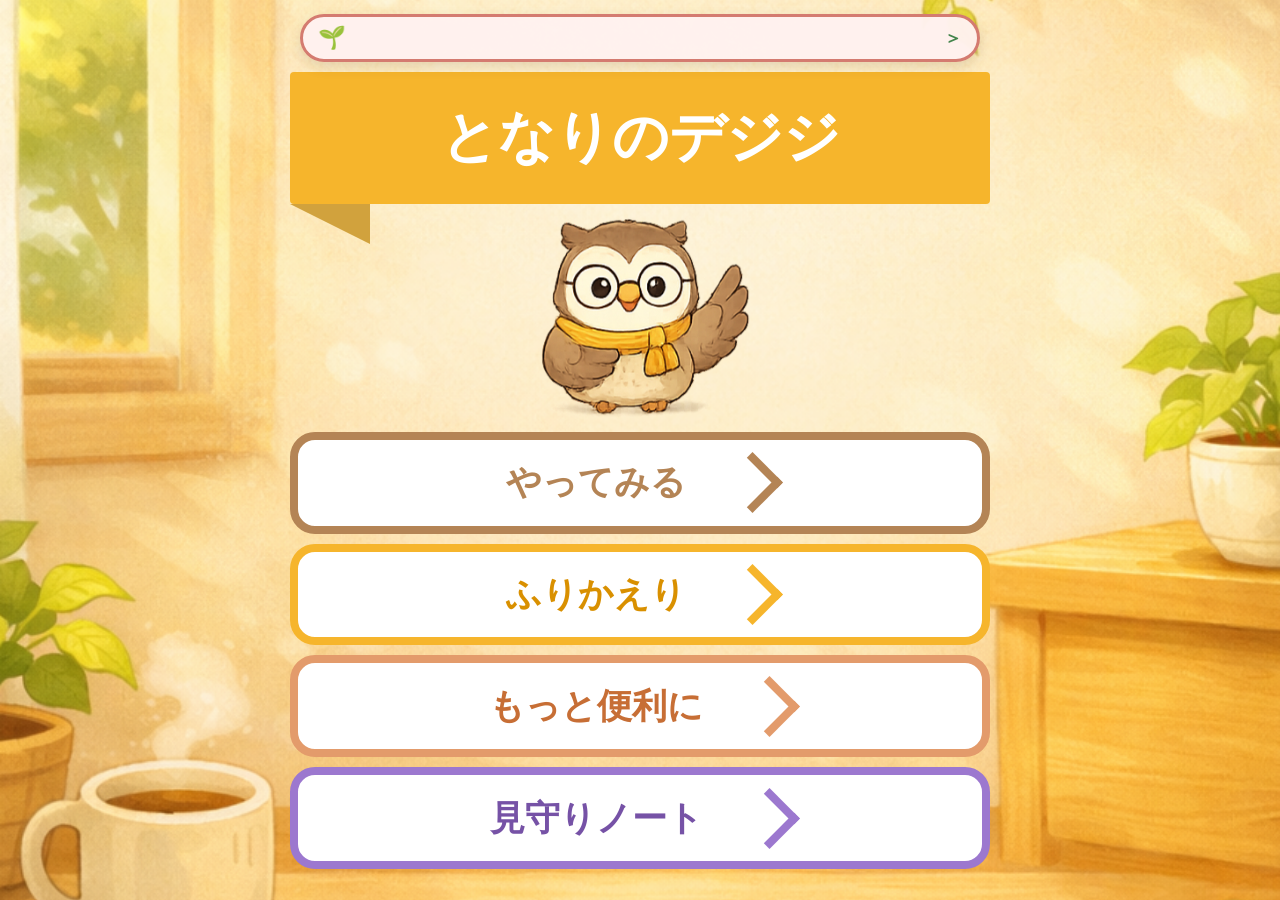
<file: index.html>
<!DOCTYPE html>
<html lang="ja">

<head>
    <meta charset="UTF-8">

    <meta
        name="viewport"
        content="width=device-width, initial-scale=1.0, viewport-fit=cover"
    >

    <title>となりのデジジ</title>

    <link rel="stylesheet" href="css/style.css">
</head>

<body>

    <main class="container">

        <!-- =========================
             ホーム画面
        ========================== -->
        <section
            id="homeScreen"
            class="screen home-screen"
        >

            <div class="owl">
                <img
                    src="images/start-owl.png"
                    alt="となりのデジジのふくろう"
                >
            </div>

            <div class="title">
                <h1 class="heading">
                    となりのデジジ
                </h1>
            </div>

            <!-- =========================
                 成長お知らせバー
            ========================== -->
            <section
                id="homeDashboard"
                class="homeDashboard"
                aria-live="polite"
            >
                <button
                    type="button"
                    class="dashboardNoticeButton"
                    onclick="openReflection()"
                    aria-label="成長記録の詳細を見る"
                >
                    <span
                        class="dashboardNoticeIcon"
                        aria-hidden="true"
                    >
                        🌱
                    </span>

                    <span class="dashboardNoticeViewport">
                        <span
                            id="dashboardMessage"
                            class="dashboardNoticeText"
                        >
                            記録を確認しています…
                        </span>
                    </span>

                    <span
                        class="dashboardNoticeArrow"
                        aria-hidden="true"
                    >
                        ＞
                    </span>
                </button>
            </section>



            <div class="buttons">

                <button
                    type="button"
                    class="homeButton button-1"
                    onclick="startScenario()"
                >
                    やってみる
                </button>

                <button
                    type="button"
                    class="homeButton button-2"
                    onclick="openReflection()"
                >
                    ふりかえり
                </button>

                <button
                    type="button"
                    class="homeButton button-3"
                    onclick="openSettings()"
                >
                    もっと便利に
                </button>

                <button
                    type="button"
                    class="homeButton button-4"
                    onclick="openFamilyNote()"
                >
                    見守りノート
                </button>

            </div>

        </section>


        <!-- =========================
             シナリオ選択画面
        ========================== -->
        <section
            id="scenarioScreen"
            class="screen scenario-screen hidden"
        >

            <header class="scenarioTitle">
                <h2>シナリオ選択</h2>
            </header>


            <!-- 音声入力 -->
            <div class="voiceArea">

                <button
                    id="micButton"
                    type="button"
                    class="micBtn"
                    onclick="startVoice()"
                    aria-label="音声でシナリオを選ぶ"
                >
                    <span class="micIcon">🎤</span>
                    <span class="micText">音声で選ぶ</span>
                </button>

                <p
                    id="voiceResult"
                    class="voiceResult hidden"
                    aria-live="polite"
                ></p>

                <!-- 「孫」と認識した場合 -->
                <div
                    id="grandchildChoice"
                    class="grandchildChoice hidden"
                >

                    <p class="choiceMessage">
                        どちらを練習しますか？
                    </p>

                    <div class="choiceButtons">

                        <button
                            type="button"
                            class="choiceButton"
                            onclick="openPhoneScenario()"
                        >
                            電話
                        </button>

                        <button
                            type="button"
                            class="choiceButton"
                            onclick="loadScenario('LINE')"
                        >
                            LINE
                        </button>

                        <button
                            type="button"
                            class="choiceCancelButton"
                            onclick="closeGrandchildChoice()"
                        >
                            選び直す
                        </button>

                    </div>

                </div>

            </div>


            <!-- 通常のシナリオボタン -->
            <div
                id="scenarioButtons"
                class="scenarios"
            >

                <button
                    type="button"
                    class="scenarioBtn sBtn1"
                    onclick="openPhoneScenario()"
                >
                    電話
                </button>

                <button
                    type="button"
                    class="scenarioBtn sBtn2"
                    onclick="loadScenario('LINE')"
                >
                    LINE
                </button>

                <button
                    type="button"
                    class="scenarioBtn sBtn3"
                    onclick="loadScenario('写真')"
                >
                    写真
                </button>

            </div>


            <!-- ホームへ戻る -->
            <div class="btmBtn">

                <button
                    type="button"
                    class="returnButton"
                    onclick="goHome()"
                    aria-label="ホームへ戻る"
                >
                    <img
                        src="images/startBack.png"
                        alt=""
                        class="returnIcon"
                    >
                </button>

            </div>

        </section>


        <!-- =========================
             簡易プレイ画面
        ========================== -->
        <section
            id="playScreen"
            class="screen play-screen hidden"
        >

            <div class="playOwl">
                🦉
            </div>

            <h2 id="playScenarioTitle"></h2>

            <p id="scenarioText"></p>

            <button
                type="button"
                class="successButton"
                onclick="success()"
            >
                できた！
            </button>

            <button
                type="button"
                class="playBackButton"
                onclick="backToScenario()"
            >
                シナリオ選択に戻る
            </button>

        </section>

    </main>


    <script src="js/api.js"></script>
    <script src="js/script.js"></script>

</body>

</html>
</file>
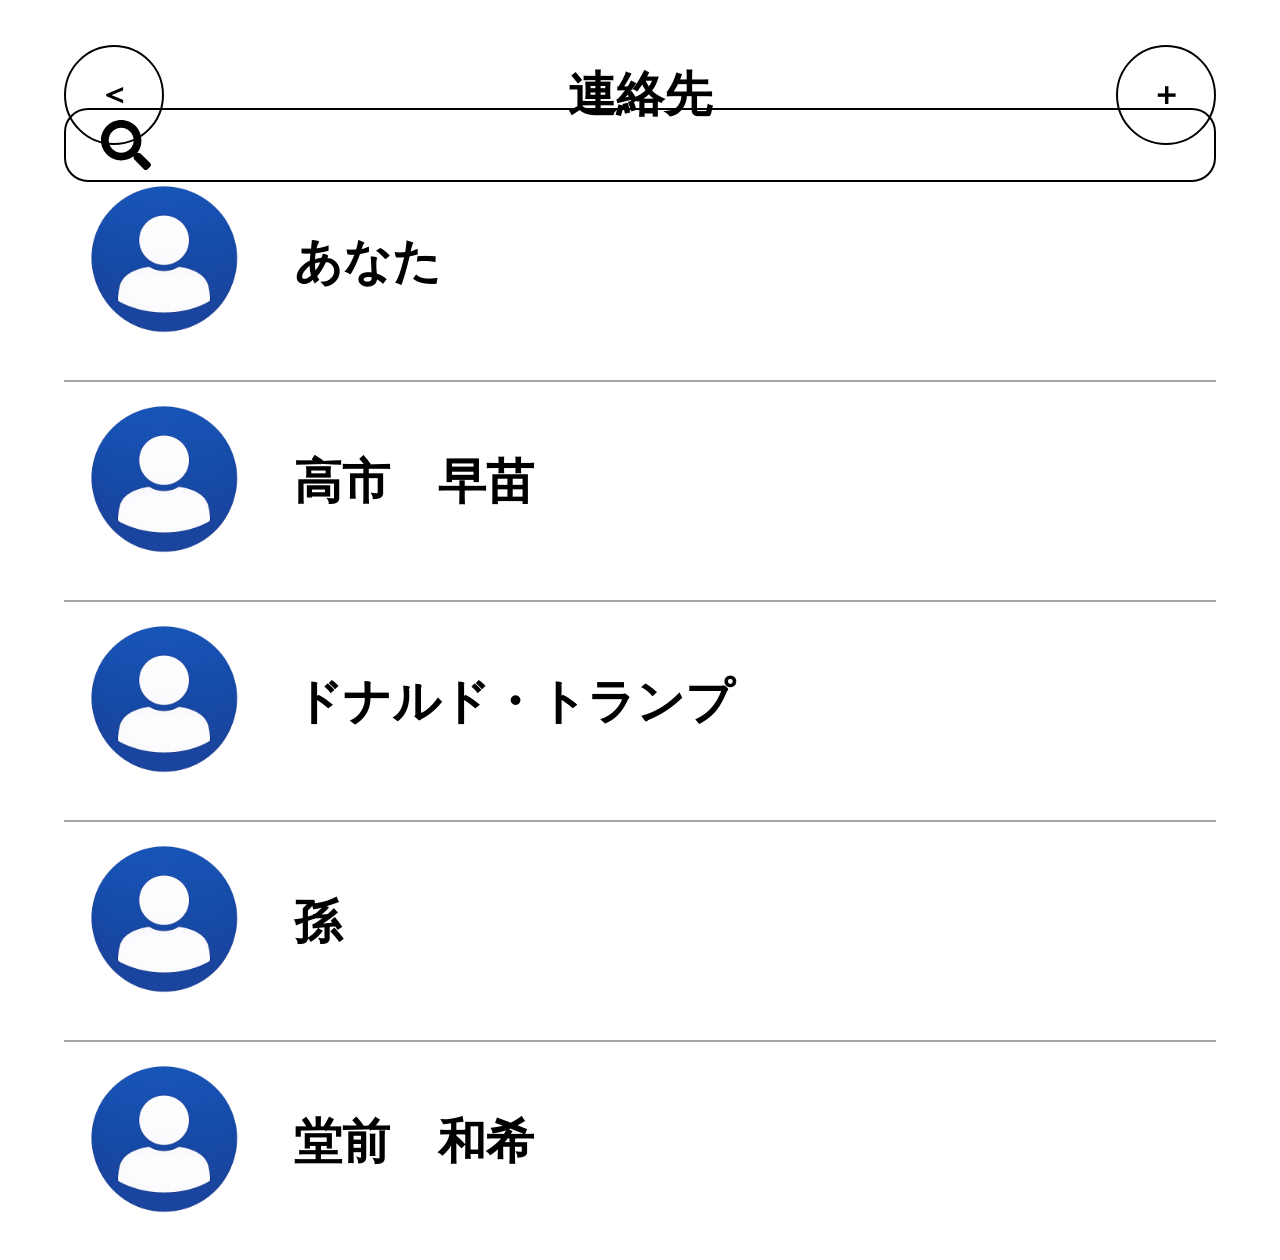
<file: call.html>
<!DOCTYPE html>
<html lang="ja">
<head>
<meta charset="UTF-8">
<meta name="viewport" content="width=device-width, initial-scale=1.0">
<title>となりのデジタル</title>
<link rel="stylesheet" href="css/call.css">
<link rel="stylesheet" href="css/success-effect.css">


</head>
<body>
    <div id="callScreen" class="callWrapper">
        <div class="topArea">
            <button class="topBtn" onclick="location.href='home.html'">＜</button>
            <h1>連絡先</h1>
            <button class="topBtn">＋</button>
        </div>
        <div class="researchArea">
            <form action="#" class="search-form-6">
                <label>
                    <input type="text" aria-label="キーワードを入力">
                </label>
            </form>
        </div>
        <div class="userArea">
            <div class="user">
                <img src="images/call-icon.png" alt="ユーザー画像">
                <h1>あなた</h1>
            </div>
            <p></p>
            <div class="user" onclick="incorrect('高市早苗でした。')">
                <img src="images/call-icon.png" alt="ユーザー画像">
                <h1>高市　早苗</h1>
            </div>
            <p></p>
            <div class="user" onclick="incorrect('ドナルド・トランプでした。')">
                <img src="images/call-icon.png" alt="ユーザー画像">
                <h1>ドナルド・トランプ</h1>
            </div>
            <p></p>
            <div class="user" onclick="correct()">
                <img src="images/call-icon.png" alt="ユーザー画像">
                <h1>孫</h1>
            </div>
            <p></p>
            <div class="user" onclick="incorrect('堂前和希でした。')">
                <img src="images/call-icon.png" alt="ユーザー画像">
                <h1>堂前　和希</h1>
            </div>
        </div>
    </div>

    <div id="correctArea" class="correctArea hidden">
        <div class="correctMessage">
            <h1>正解です！！</h1>
        </div>
        <div class="owlMessage">
            <img src="images/call-owl.png" alt="owl">
            <div class="balloon">
                今回は「孫」に
                電話をかける練習です。
            </div>
        </div>
        <div class="checkMessage">
            <img src="images/ffdcab.png">
            <div class="Inh1">
                <h1>選んだ連絡先は</h1>
                <h1>「孫」でした！</h1>
            </div>
        </div>
        <div class="correctNextMessage">
            <img src="images/f6b52c.png">
            <div class="Inh1">
                <h1>さぁ！！次の段階です！！</h1>
                <h1>「孫」に電話をかけてみよう！</h1>
            </div>
        </div>
        <div class="retryBtn">
            <button class="incorrectRetry" onclick="grandchildCall()">次へ挑戦　＞</button>
        </div>
    </div>
    <div id="incorrectArea" class="incorrectArea hidden">
        <div class="incorrectMessage">
            <h1>おしいです！！</h1>
        </div>
        <div class="owlMessage">
            <img src="images/call-owl.png" alt="owl">
            <div class="balloon">
                今回は「孫」に
                電話をかける練習です。
            </div>
        </div>
        <div class="checkMessage">
            <img src="images/ffdcab.png">
            <div class="Inh1">
                <h1>選んだ連絡先は</h1>
                <h1 id="incorrectName"></h1>
            </div>
        </div>
        <div class="retryMessage">
            <img src="images/f6b52c.png">
            <div class="Inh1">
                <h1>連絡先一覧から「孫」を探して</h1>
                <h1>もう一度押してみましょう。</h1>
            </div>
        </div>
        <div class="retryBtn">
            <button class="incorrectRetry" onclick="retryContactSelection()">＜　もう一度探してみる</button>
        </div>
    </div>

    <div id="grandchildCall" class="grandchildCall hidden">
        <div class="topArea">
            <button class="topBtn" onclick="location.href='call.html'">＜</button>
            <button class="topBtn">編集</button>
        </div>
        <div class="childInfo">
            <img src="images/call-icon.png">
            <h1>孫</h1>
        </div>
        <div class="iconBtnArea">
            <img src="images/message-icon.png" alt="メッセージ" onclick="incorrectCallAction('メッセージ')">
            <img src="images/phone-icon.png" alt="電話" onclick="callFinish()">
            <img src="images/videoCall-icon.png" alt="ビデオ通話" onclick="incorrectCallAction('ビデオ通話')">
        </div>
    </div>

    <div id="callFinish" class="callFinish hidden">
        <img src="images/clear.png" alt="clear-owl" class="clearOwl">
        <div class="checkMessage">
            <img src="images/ffdcab.png">
            <div class="Inh1">
                <h1>おめでとうございます！</h1>
                <h1>安全にお孫さんに電話を</h1>
                <h1>かける事ができました！</h1>
            </div>
        </div>
        <div class="resultBtn">
            <button class="incorrectRetry" onclick="openResultsPage()">結果を見てみる</button>
        </div>

        <div class="retryBtn finishHomeBtn">
            <button class="incorrectRetry" onclick="finishScenarioAndReturnHome()">ホームに戻る</button>
        </div>
    </div>

<script src="js/api.js"></script>
<script src="js/success-effect.js"></script>
<script src="js/call.js"></script>
</body>
</html>
</file>
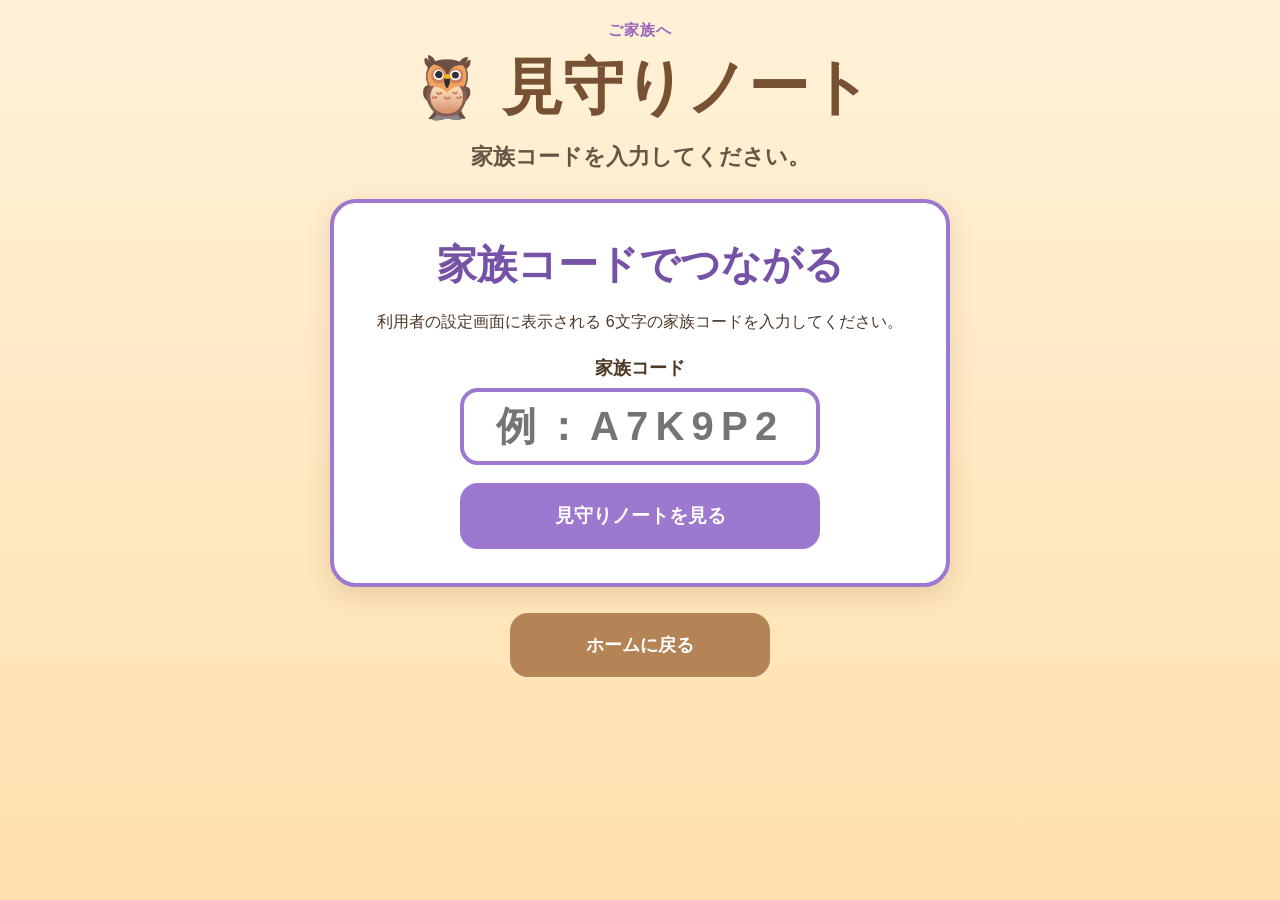
<file: family.html>
<!DOCTYPE html>
<html lang="ja">
<head>
    <meta charset="UTF-8">

    <meta
        name="viewport"
        content="width=device-width, initial-scale=1.0, viewport-fit=cover"
    >

    <title>見守りノート | となりのデジジ</title>

    <link rel="stylesheet" href="css/family.css">
</head>

<body>

    <main class="family-page">

        <header class="family-header">
            <p class="family-eyebrow">ご家族へ</p>
            <h1>🦉 見守りノート</h1>

            <p
                id="familyGreeting"
                class="family-greeting"
            >
                家族コードを入力してください。
            </p>
        </header>


        <section
            id="familyLoginArea"
            class="family-login-card"
        >
            <h2>家族コードでつながる</h2>

            <p>
                利用者の設定画面に表示される
                6文字の家族コードを入力してください。
            </p>

            <form id="familyLoginForm">
                <label for="familyCodeInput">
                    家族コード
                </label>

                <input
                    id="familyCodeInput"
                    type="text"
                    maxlength="6"
                    autocomplete="one-time-code"
                    placeholder="例：A7K9P2"
                    required
                >

                <p
                    id="familyLoginMessage"
                    class="form-message hidden"
                    role="alert"
                ></p>

                <button
                    id="familyLoginButton"
                    type="submit"
                    class="family-login-button"
                >
                    見守りノートを見る
                </button>
            </form>
        </section>


        <section
            id="loadingArea"
            class="loading-card hidden"
        >
            記録を確認しています…
        </section>


        <section
            id="familyContent"
            class="hidden"
        >

            <div class="connected-bar">
                <span id="connectedUserName">
                    利用者と接続中
                </span>

                <button
                    id="disconnectFamilyButton"
                    type="button"
                >
                    別のコードを入力
                </button>
            </div>


            <section class="hero-grid">

                <article class="hero-card weekly-card">
                    <span class="card-icon">😊</span>

                    <div>
                        <p class="card-label">
                            今週のようす
                        </p>

                        <strong id="weekCount">0回</strong>

                        <p id="weekDetail">
                            まだ練習記録はありません
                        </p>
                    </div>
                </article>


                <article class="hero-card growth-card">
                    <span class="card-icon">📈</span>

                    <div>
                        <p class="card-label">
                            最近の上達
                        </p>

                        <strong id="growthValue">-</strong>

                        <p id="growthDetail">
                            比較できる記録を確認しています
                        </p>
                    </div>
                </article>

            </section>


            <section class="family-panel">
                <div class="panel-heading">
                    <div>
                        <p class="panel-kicker">
                            シナリオごとの様子
                        </p>

                        <h2>練習状況</h2>
                    </div>
                </div>

                <div
                    id="scenarioSummary"
                    class="scenario-summary"
                ></div>
            </section>


            <section class="family-panel skills-panel">
                <div class="panel-heading">
                    <div>
                        <p class="panel-kicker">
                            操作ごとの結果
                        </p>

                        <h2>得意なこと・次の練習</h2>
                    </div>
                </div>

                <div class="skill-grid">

                    <article class="skill-card strong-skill">
                        <span>💪 得意</span>
                        <strong id="strongSkill">
                            まだ記録がありません
                        </strong>
                        <p id="strongSkillDetail">
                            練習すると表示されます
                        </p>
                    </article>

                    <article class="skill-card weak-skill">
                        <span>🌱 次の練習</span>
                        <strong id="weakSkill">
                            まだ記録がありません
                        </strong>
                        <p id="weakSkillDetail">
                            練習すると表示されます
                        </p>
                    </article>

                </div>
            </section>


            <section
                id="familyCommentPanel"
                class="family-panel hidden"
            >
                <div class="panel-heading">
                    <div>
                        <p class="panel-kicker">
                            最新の結果へ
                        </p>

                        <h2>応援コメントを送る</h2>
                    </div>
                </div>

                <p id="commentTargetText"></p>

                <form id="familyCommentForm">
                    <label>
                        お名前・続柄
                        <input
                            id="familyAuthorName"
                            type="text"
                            maxlength="30"
                            placeholder="例：娘、孫の〇〇"
                            required
                        >
                    </label>

                    <label>
                        コメント
                        <textarea
                            id="familyCommentContent"
                            maxlength="300"
                            placeholder="すごいね！ また一緒に練習しようね"
                            required
                        ></textarea>
                    </label>

                    <p
                        id="familyCommentMessage"
                        class="form-message hidden"
                        role="alert"
                    ></p>

                    <button
                        id="familyCommentButton"
                        type="submit"
                        class="family-comment-button"
                    >
                        コメントを送る
                    </button>
                </form>
            </section>


            <section class="family-panel">
                <div class="panel-heading">
                    <div>
                        <p class="panel-kicker">
                            最近できたこと
                        </p>

                        <h2>成長のしるし</h2>
                    </div>
                </div>

                <div
                    id="achievementList"
                    class="achievement-list"
                ></div>
            </section>


            <section class="family-panel">
                <div class="panel-heading">
                    <div>
                        <p class="panel-kicker">
                            本人・家族・デジジ
                        </p>

                        <h2>コメント日記</h2>
                    </div>
                </div>

                <div
                    id="timelineList"
                    class="timeline-list"
                ></div>
            </section>


            <section class="family-message-card">
                <span class="message-owl">🦉</span>

                <div>
                    <p class="message-label">
                        ご家族へのおすすめ
                    </p>

                    <p id="familyMessage">
                        今日できたことを
                        一緒に喜んでみましょう。
                    </p>
                </div>
            </section>

        </section>


        <div class="family-buttons">
            <button
                type="button"
                class="home-button"
                onclick="location.href='index.html'"
            >
                ホームに戻る
            </button>
        </div>

    </main>


    <script src="js/api.js"></script>
    <script src="js/family.js"></script>

</body>
</html>
</file>
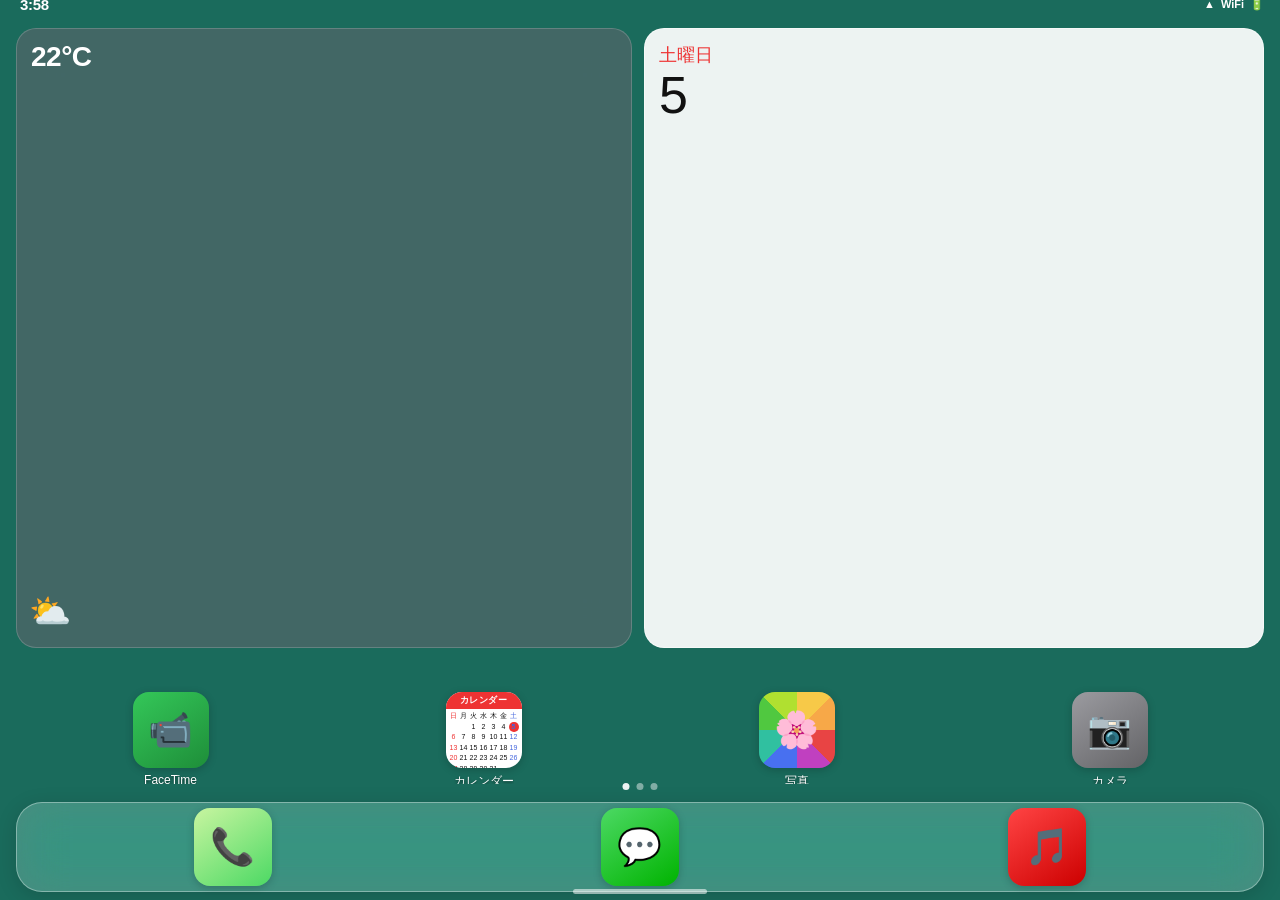
<file: home.html>
<!DOCTYPE html>
<html lang="ja">

<head>
    <meta charset="UTF-8">

    <meta
        name="viewport"
        content="width=device-width, initial-scale=1.0, viewport-fit=cover"
    >

    <meta
        name="apple-mobile-web-app-capable"
        content="yes"
    >

    <meta
        name="apple-mobile-web-app-status-bar-style"
        content="transparent"
    >

    <title>ホーム</title>

    <link
        rel="stylesheet"
        href="css/home.css"
    >

    <!-- 成功演出用CSS -->
    <link
        rel="stylesheet"
        href="css/success-effect.css"
    >
</head>

<body>

    <!-- =========================
         ステータスバー
    ========================== -->
    <div class="status-bar">

        <span
            class="status-time"
            id="statusTime"
        >
            9:41
        </span>

        <div class="status-icons">
            <span class="status-icon">▲</span>
            <span class="status-icon">WiFi</span>
            <span class="status-icon">🔋</span>
        </div>

    </div>


    <!-- =========================
         メインスクロール領域
    ========================== -->
    <div class="home-scroll">

        <!-- ウィジェット行 -->
        <div class="widget-row">

            <!-- 天気ウィジェット -->
            <div
                class="widget widget-weather"
                id="widgetWeather"
            >
                <div class="weather-temp">
                    22°C
                </div>

                <div class="weather-icon">
                    ⛅
                </div>

                <div class="widget-label">
                    天気
                </div>
            </div>


            <!-- カレンダーウィジェット -->
            <div
                class="widget widget-calendar"
                id="widgetCalendar"
            >
                <div
                    class="cal-day-name"
                    id="calDayName"
                >
                    火曜日
                </div>

                <div
                    class="cal-date"
                    id="calDate"
                >
                    28
                </div>

                <div class="widget-label">
                    カレンダー
                </div>
            </div>

        </div>


        <!-- =========================
             アプリグリッド 1行目
        ========================== -->
        <div class="app-grid">

            <div
                class="app-icon"
                data-name="FaceTime"
            >
                <div class="app-icon-img facetime">
                    <span class="app-glyph">📹</span>
                </div>

                <div class="app-label">
                    FaceTime
                </div>
            </div>


            <div
                class="app-icon"
                data-name="カレンダー"
            >
                <div class="app-icon-img calendar-app">

                    <div class="cal-app-header">
                        カレンダー
                    </div>

                    <div
                        class="cal-app-grid"
                        id="calAppGrid"
                    ></div>

                </div>

                <div class="app-label">
                    カレンダー
                </div>
            </div>


            <div
                class="app-icon"
                data-name="写真"
            >
                <div class="app-icon-img photos">
                    <span class="app-glyph">🌸</span>
                </div>

                <div class="app-label">
                    写真
                </div>
            </div>


            <div
                class="app-icon"
                data-name="カメラ"
            >
                <div class="app-icon-img camera">
                    <span class="app-glyph">📷</span>
                </div>

                <div class="app-label">
                    カメラ
                </div>
            </div>

        </div>


        <!-- =========================
             アプリグリッド 2行目
        ========================== -->
        <div class="app-grid">

            <div
                class="app-icon"
                data-name="メール"
            >
                <div class="app-icon-img mail">
                    <span class="app-glyph">✉️</span>
                </div>

                <div class="app-label">
                    メール
                </div>
            </div>


            <div
                class="app-icon"
                data-name="メモ"
            >
                <div class="app-icon-img notes">
                    <span class="app-glyph">📝</span>
                </div>

                <div class="app-label">
                    メモ
                </div>
            </div>


            <div
                class="app-icon"
                data-name="リマインダー"
            >
                <div class="app-icon-img reminders">
                    <span class="app-glyph">☑️</span>
                </div>

                <div class="app-label">
                    リマインダー
                </div>
            </div>


            <div
                class="app-icon"
                data-name="時計"
            >
                <div
                    class="app-icon-img clock"
                    id="clockIcon"
                >
                    <canvas
                        id="clockCanvas"
                        width="60"
                        height="60"
                    ></canvas>
                </div>

                <div class="app-label">
                    時計
                </div>
            </div>

        </div>

    </div>


    <!-- =========================
         ページインジケーター
    ========================== -->
    <div class="page-indicator">
        <span class="dot active"></span>
        <span class="dot"></span>
        <span class="dot"></span>
    </div>


    <!-- =========================
         Dock
    ========================== -->
    <div class="dock">

        <!-- 電話アイコン -->
        <div
            id="phoneDockIcon"
            class="dock-icon"
            data-name="電話"
            role="button"
            tabindex="0"
            aria-label="電話"
            onclick="openPhoneFromHome()"
        >
            <div class="app-icon-img phone">
                <span class="app-glyph">📞</span>
            </div>
        </div>


        <div
            class="dock-icon"
            data-name="メッセージ"
        >
            <div class="app-icon-img messages">
                <span class="app-glyph">💬</span>
            </div>
        </div>


        <div
            class="dock-icon"
            data-name="ミュージック"
        >
            <div class="app-icon-img music">
                <span class="app-glyph">🎵</span>
            </div>
        </div>

    </div>


    <!-- ホームインジケーター -->
    <div class="home-indicator"></div>


    <!-- タップフィードバック -->
    <div
        class="tap-ripple"
        id="tapRipple"
    ></div>


    <!-- =========================
         JavaScript
    ========================== -->

    <script src="js/api.js"></script>

    <!-- 成功演出はhome.jsより先に読み込む -->
    <script src="js/success-effect.js"></script>

    <script src="js/home.js"></script>

</body>

</html>
</file>
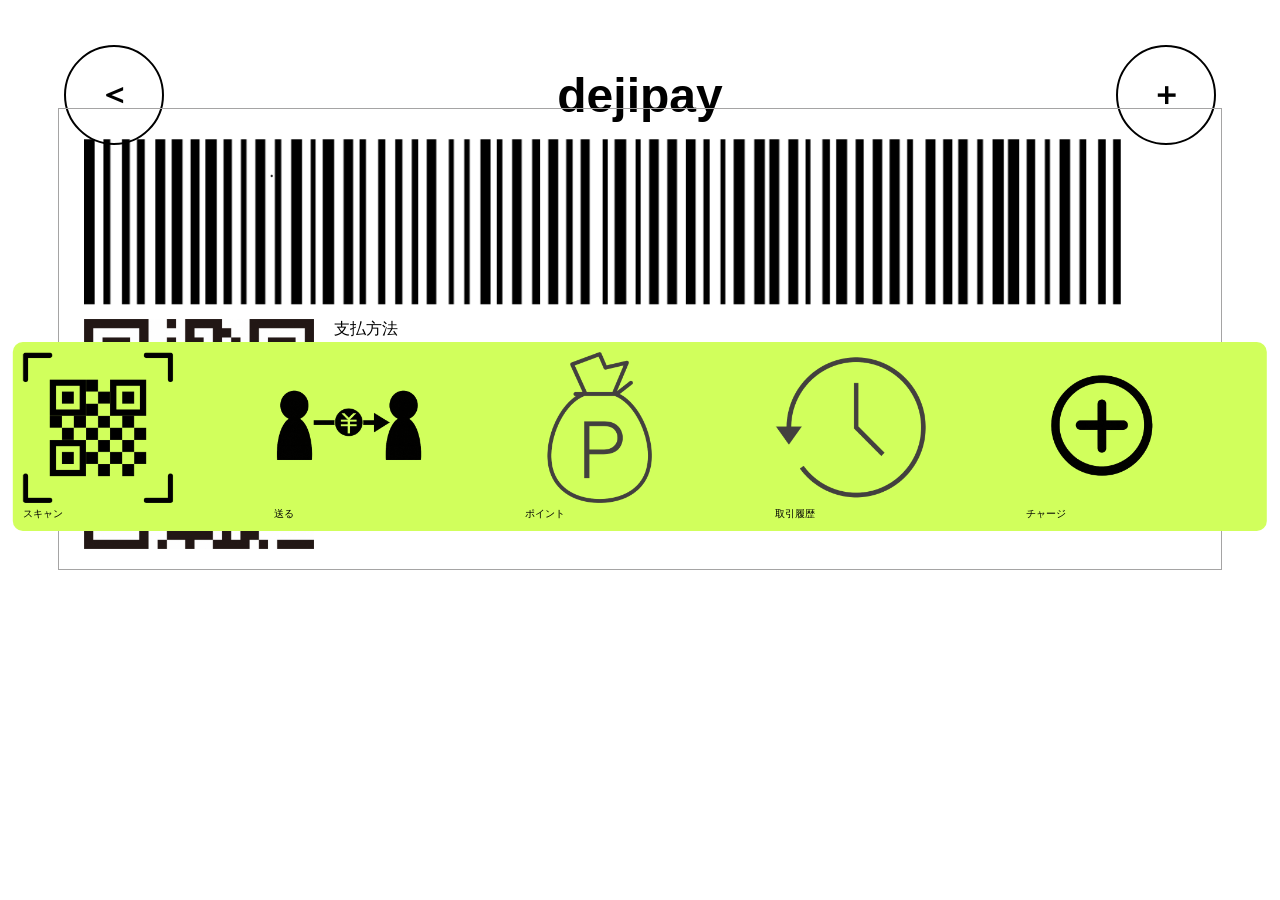
<file: pay.html>
<!DOCTYPE html>
<html lang="ja">
<head>
<meta charset="UTF-8">
<meta name="viewport" content="width=device-width, initial-scale=1.0">
<title>となりのデジタル</title>
<link rel="stylesheet" href="pay.css">
</head>
<body>
    <div id="payScreen" class="payWrapper">
        <div class="topArea">
            <button class="topBtn" onclick="location.href='home.html'">＜</button>
            <h1>dejipay</h1>
            <button class="topBtn">＋</button>
        </div>
        <div class="payArea" onclick="correct()">

            <div class="barcode">
            <img src="images/barcode.png" alt="バーコード">
            </div>

            <div class="qrArea">
            <img src="images/qrcode.jpg" alt="QRコード">
            <div class="qr">
            <p>支払方法</p>
            <h2>dejipay残高</h2>
            </div>
            </div>
        </div>

        <div class="payMenu">
            <div class="menuButton" onclick="incorrect('スキャンを押しました。\nアプリによっては「コード読み取り」と書かれています。')">
                <img src = "images/scan.png" alt="スキャン">
                <p>スキャン</p>
            </div>
            <div class="menuButton" onclick="incorrect('送るを押しました。\n特定の相手に残高を送ることができます。')">
                <img src="images/send.png" alt="送る">
                <p>送る</p>
            </div>
            <div class="menuButton" onclick="incorrect('ポイントを押しました。\nQR決済をすることでポイントが貯まるものもあります。')">
                <img src="images/point.png" alt="ポイント">
                <p>ポイント</p>
            </div>
            <div class="menuButton" onclick="incorrect('取引履歴を押しました。\n取引の履歴を見ることができます。')">
                <img src="images/rireki.png" alt="取引履歴">
                <p>取引履歴</p>
            </div>
            <div class="menuButton" onclick="incorrect('チャージを押しました。\nチャージすることで残高が増えます。')">
                <img src="images/charge.png" alt="チャージ">
                <p>チャージ</p>
            </div>
        </div>
    </div>

    <div id="correctArea" class="correctArea hidden">
        <div class="correctMessage">
            <h1>正解です！！</h1>
        </div>
        <div class="owlMessage">
            <img src="images/call-owl.png" alt="owl">
            <div class="balloon">
            今回はQRコードを
                大きく表示する練習です。
            </div>
        </div>
        <div class="checkMessage">
            <img src="images/ffdcab.png">
            <div class="Inh1">
                <h1>無事決済画面にいけました!!</h1>
                <h1>実際にはQRコードが大画面に表示されます</h1>
            </div>
        </div>
        <div class="correctNextMessage">
            <img src="images/f6b52c.png">
            <div class="Inh1">
                <h1>さぁ！！次の段階です！！</h1>
                <h1>もう一つのQR決済方法を試してみましょう！</h1>
            </div>
        </div>
        <div class="retryBtn">
            <button class="incorrectRetry" onclick="scanPay()">次へ挑戦　＞</button>
        </div>
    </div>
    <div id="incorrectArea" class="incorrectArea hidden">
        <div class="incorrectMessage">
            <h1>おしいです！！</h1>
        </div>
        <div class="owlMessage">
            <img src="images/call-owl.png" alt="owl">
            <div class="balloon">
                今回はQRコードを
                大きく表示させる練習です。
            </div>
        </div>
        <div class="checkMessage">
            <img src="images/ffdcab.png">
            <div class="Inh1">
                <h1>あなたは</h1>
                <h1 id="incorrectName"></h1>
            </div>
        </div>
        <div class="retryMessage">
            <img src="images/f6b52c.png">
            <div class="Inh1">
                <h1>QRコードを押すと明るく大きく表示されます</h1>
                <h1>もう一度押してみましょう。</h1>
            </div>
        </div>
        <div class="retryBtn">
            <button class="incorrectRetry" onclick="location.href='pay.html'">＜　もう一度探してみる</button>
        </div>
    </div>

    <div id="scanPay" class="scanPay hidden">
        <div class="topArea">
            <button class="topBtn" onclick="location.href='home.html'">＜</button>
            <h1>dejipay</h1>
            <button class="topBtn">＋</button>
        </div>
        <div class="payArea">

            <div class="barcode">
            <img src="images/barcode.png" alt="バーコード">
            </div>

            <div class="qrArea">
            <img src="images/qrcode.jpg" alt="QRコード">
            <div class="qr">
            <p>支払方法</p>
            <h2>dejipay残高</h2>
            </div>
            </div>
        </div>

        <div class="payMenu">
            <div class="menuButton" onclick="payFinish()">
                <img src = "images/scan.png" alt="スキャン">
                <p>スキャン</p>
            </div>
            <div class="menuButton">
                <img src="images/send.png" alt="送る">
                <p>送る</p>
            </div>
            <div class="menuButton">
                <img src="images/point.png" alt="ポイント">
                <p>ポイント</p>
            </div>
            <div class="menuButton">
                <img src="images/rireki.png" alt="取引履歴">
                <p>取引履歴</p>
            </div>
            <div class="menuButton">
                <img src="images/charge.png" alt="チャージ">
                <p>チャージ</p>
            </div>
        </div>
    </div>

    <div id="payFinish" class="payFinish hidden">
        <img src="images/clear.png" alt="clear-owl" class="clearOwl">
        <div class="checkMessage">
            <img src="images/ffdcab.png">
            <div class="Inh1">
                <h1>おめでとうございます！</h1>
                <h1>QRコードの読み取りしかないお店で使おう！</h1>
                <h1>スキャン後に提示された金額を入力で</h1>
                <h1>決済することができます！</h1>
            </div>
        </div>
        <div class="retryMessage">
            <img src="images/f6b52c.png">
            <div class="Inh1">
                <h1>様々なアプリのQR決済もほぼ同じ形式です。</h1>
                <h1>今回を参考にしましょう!!</h1>
            </div>
        </div>
        <div class="retryBtn">
            <button class="incorrectRetry" onclick="location.href='index.html'">ホームに戻る</button>
        </div>
    </div>

<script src="pay.js"></script>
</body>
</html>
</file>
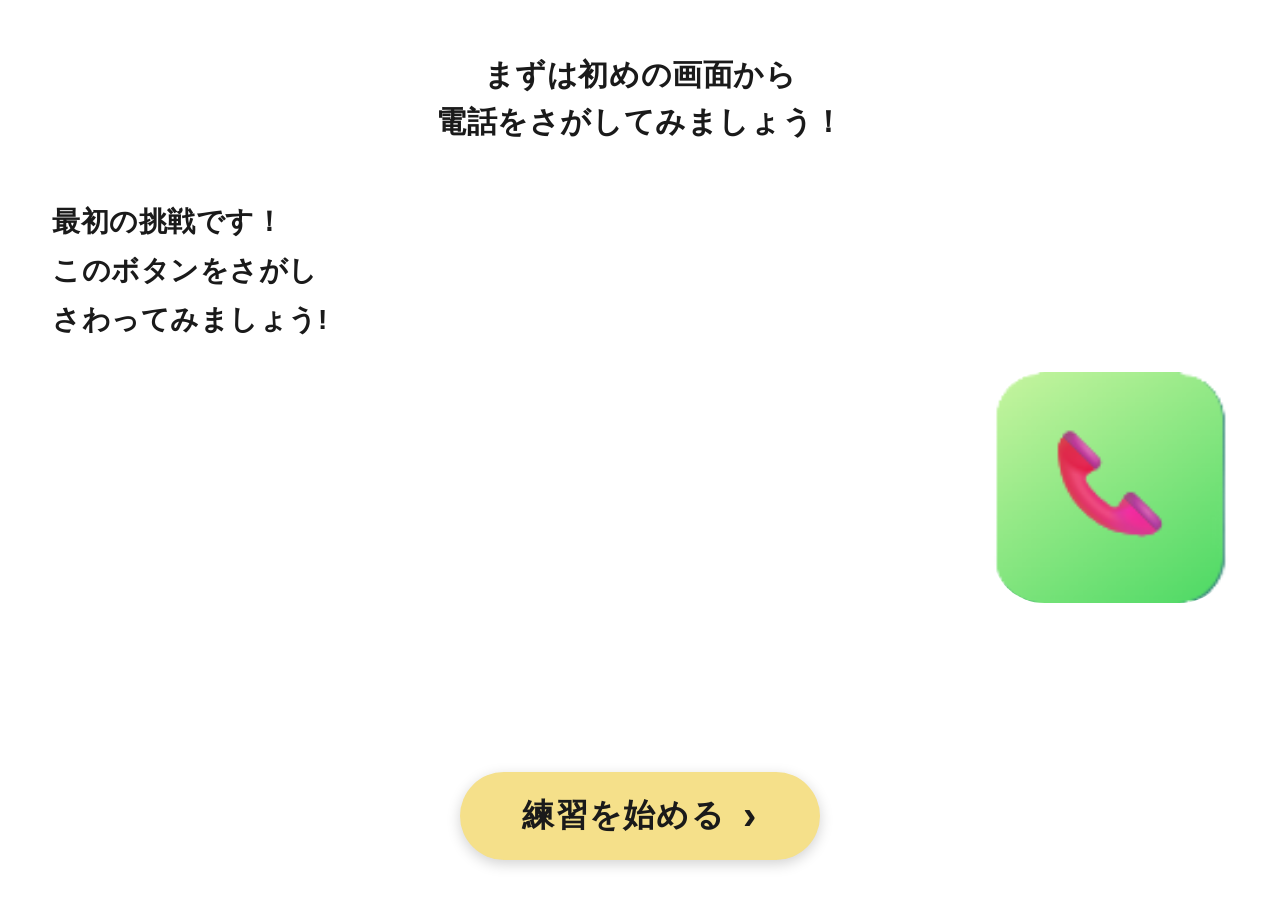
<file: question.html>
<!DOCTYPE html>
<html lang="ja">
<head>
  <meta charset="UTF-8">
  <meta name="viewport" content="width=device-width, initial-scale=1.0, viewport-fit=cover">
  <title>となりのデジタル</title>
  <link rel="stylesheet" href="css/question.css">
  <link rel="stylesheet" href="css/success-effect.css">
</head>
<body>

  <!-- ===== 画面1: 電話アイコンをさがす ===== -->
  <div id="question1" class="screen">

    <div class="questionarea">
      <div class="title-block">
        <h1>まずは初めの画面から</h1>
        <h1>電話をさがしてみましょう！</h1>
      </div>

      <div class="messages-area">
        <div class="message-text">
          <p>最初の挑戦です！</p>
          <p>このボタンをさがし</p>
          <p>さわってみましょう!</p>
        </div>
        <div class="illust-area illust-right-only">
          <img class="illust-phone-icon" src="images/home-call-icon.png" alt="電話アイコン">
        </div>
      </div>
    </div>

    <div class="btn-area">
      <button class="btn-next btn-pink" data-next="question2" onclick="startPhoneIconPractice()">練習を始める</button>
    </div>

  </div>

  <!-- ===== 画面2: イントロ ===== -->
  <div id="question2" class="screen hidden">

    <div class="questionarea">
      <div class="title-block">
        <h1>まずはお孫さんに電話をかける</h1>
        <h1>練習をしてみましょう</h1>
      </div>

      <div class="messages-area">
        <div class="message-text">
          <p>この練習では</p>
          <p>お孫さんに電話を</p>
          <p>かける手順を学びます</p>
        </div>
        <div class="illust-area">
          <img class="illust-left" src="images/mago_obaatyan.png" alt="おばあさんとお孫さん">
          <img class="illust-right" src="images/school_girl.png" alt="電話をかける女の子">
        </div>
      </div>
    </div>

    <div class="btn-area">
      <button class="btn-next" data-next="question3" onclick="startContactPractice()">練習を始める</button>
    </div>

  </div>

  <!-- ===== 画面3以降はここに追加 ===== -->

  <script src="js/api.js"></script>
  <script src="js/success-effect.js"></script>
  <script src="js/question.js"></script>
</body>
</html>
</file>
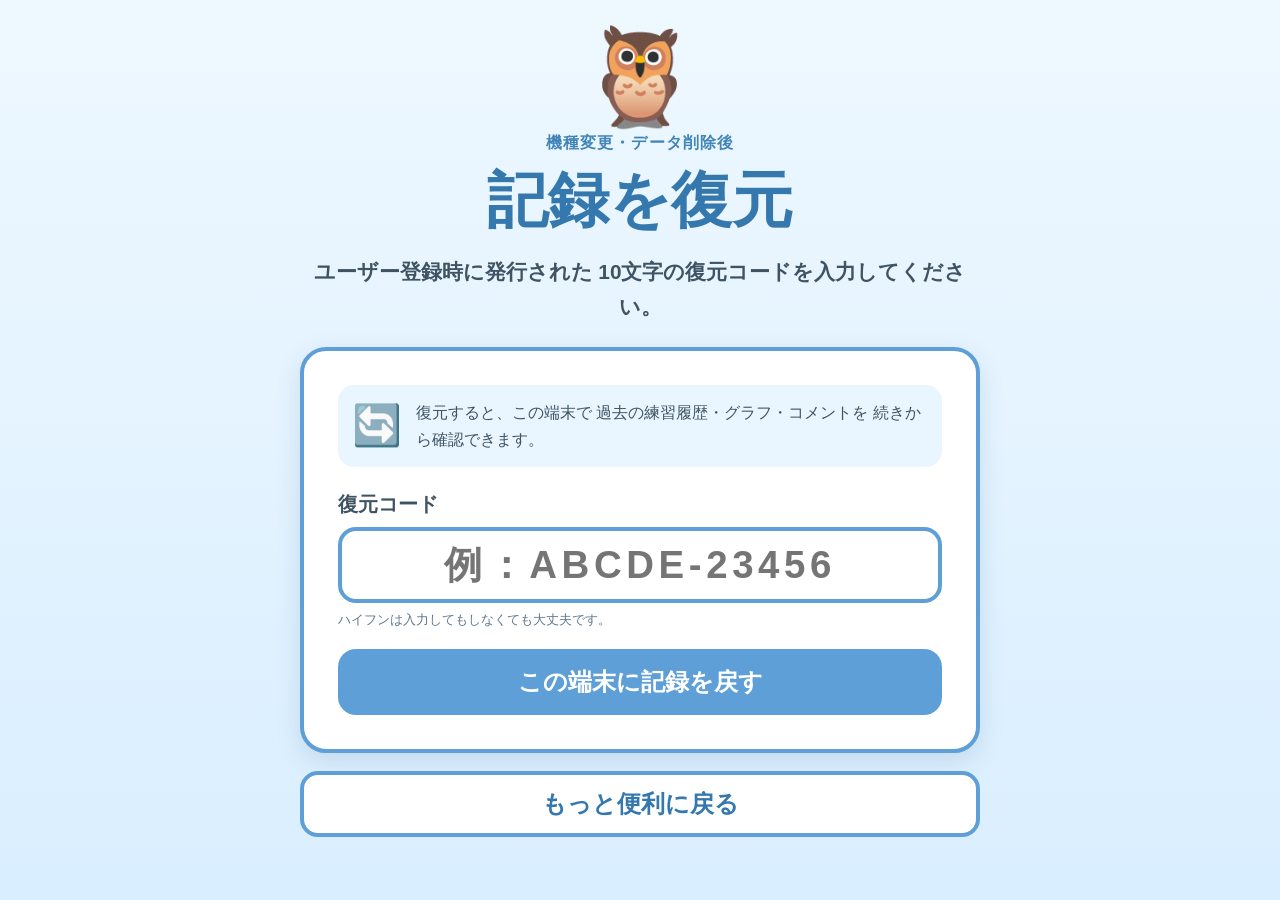
<file: recovery.html>
<!DOCTYPE html>
<html lang="ja">

<head>
    <meta charset="UTF-8">

    <meta
        name="viewport"
        content="width=device-width, initial-scale=1.0, viewport-fit=cover"
    >

    <title>記録を復元 | となりのデジジ</title>

    <link rel="stylesheet" href="css/recovery.css">
</head>

<body>

    <main class="recoveryPage">

        <header class="recoveryHeader">

            <div class="recoveryOwl">
                🦉
            </div>

            <p class="recoveryEyebrow">
                機種変更・データ削除後
            </p>

            <h1>記録を復元</h1>

            <p>
                ユーザー登録時に発行された
                10文字の復元コードを入力してください。
            </p>

        </header>


        <section class="recoveryCard">

            <div class="recoveryExplanation">

                <span>🔄</span>

                <p>
                    復元すると、この端末で
                    過去の練習履歴・グラフ・コメントを
                    続きから確認できます。
                </p>

            </div>


            <form
                id="recoveryForm"
                novalidate
            >

                <label for="recoveryCodeInput">
                    復元コード
                </label>

                <input
                    id="recoveryCodeInput"
                    type="text"
                    maxlength="11"
                    autocomplete="one-time-code"
                    placeholder="例：ABCDE-23456"
                    required
                >

                <small>
                    ハイフンは入力してもしなくても大丈夫です。
                </small>


                <p
                    id="recoveryMessage"
                    class="recoveryMessage hidden"
                    role="alert"
                    aria-live="polite"
                ></p>


                <button
                    id="recoveryButton"
                    type="submit"
                    class="recoveryButton"
                >
                    この端末に記録を戻す
                </button>

            </form>

        </section>


        <section
            id="recoveryComplete"
            class="recoveryComplete hidden"
            aria-live="polite"
        >

            <div class="completeIcon">
                🎉
            </div>

            <h2>記録を復元しました！</h2>

            <p id="recoveredUserName">
                利用者の記録をこの端末に戻しました。
            </p>

            <button
                type="button"
                class="goHomeButton"
                onclick="location.href='index.html'"
            >
                スタート画面へ
            </button>

        </section>


        <button
            type="button"
            class="backButton"
            onclick="location.href='settings.html'"
        >
            もっと便利に戻る
        </button>

    </main>


    <script src="js/api.js"></script>
    <script src="js/recovery.js"></script>

</body>

</html>
</file>
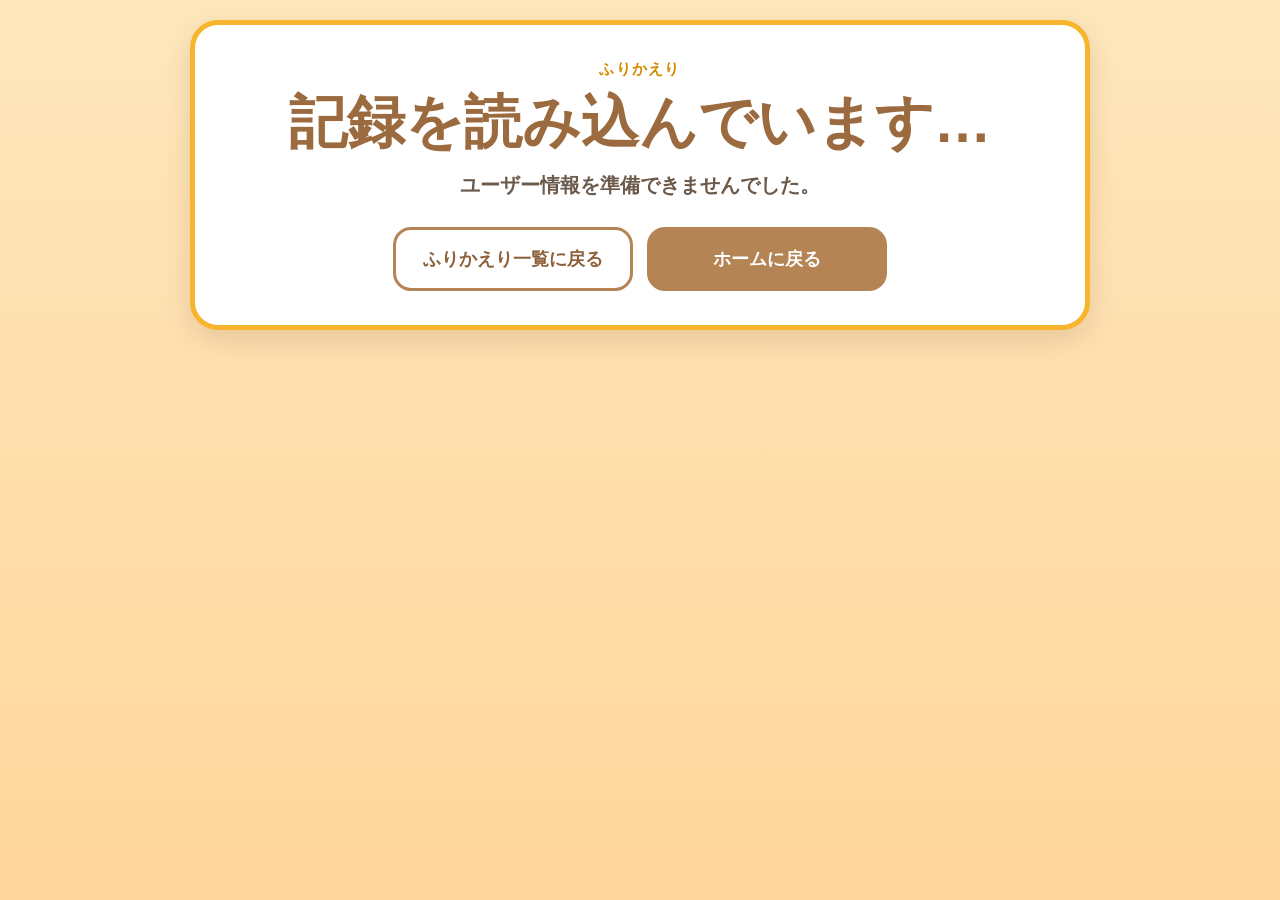
<file: reflection-detail.html>
<!DOCTYPE html>
<html lang="ja">
<head>
  <meta charset="UTF-8">
  <meta
    name="viewport"
    content="width=device-width, initial-scale=1.0, viewport-fit=cover"
  >
  <title>シナリオのふりかえり - となりのデジジ</title>
  <link rel="stylesheet" href="css/reflection-detail.css">
</head>
<body>

  <main class="detail-page">

    <section class="detail-card">

      <header class="detail-header">
        <p class="eyebrow">ふりかえり</p>
        <h1 id="scenarioTitle">記録を読み込んでいます…</h1>
        <p id="detailStatus" class="detail-status">
          過去の練習結果を確認しています。
        </p>
      </header>

      <section
        id="summaryArea"
        class="summary-grid hidden"
        aria-label="記録のまとめ"
      >
        <article class="summary-item">
          <span>挑戦回数</span>
          <strong id="attemptCount">0回</strong>
        </article>

        <article class="summary-item">
          <span>平均スコア</span>
          <strong id="averageScore">0点</strong>
        </article>

        <article class="summary-item">
          <span>最高スコア</span>
          <strong id="bestScore">0点</strong>
        </article>

        <article class="summary-item">
          <span>平均正解率</span>
          <strong id="averageAccuracy">0%</strong>
        </article>
      </section>

      <section id="emptyArea" class="empty-area hidden">
        <h2>まだ記録がありません</h2>
        <p>シナリオに挑戦すると、ここに結果が表示されます。</p>
        <button
          type="button"
          class="primary-button"
          onclick="location.href='question.html#question1'"
        >
          電話に挑戦する
        </button>
      </section>

      <section id="contentArea" class="hidden">

        <section class="panel">
          <div class="panel-heading">
            <div>
              <p class="panel-kicker">成長の記録</p>
              <h2>スコアの推移</h2>
            </div>
          </div>

          <div class="chart-shell">
            <canvas
              id="scoreChart"
              width="700"
              height="320"
              aria-label="過去のスコア推移グラフ"
            ></canvas>
          </div>
        </section>

        <section class="panel">
          <div class="panel-heading">
            <div>
              <p class="panel-kicker">操作ごとの結果</p>
              <h2>得意・苦手</h2>
            </div>
          </div>

          <div id="sectionList" class="section-list"></div>
        </section>

        <section class="panel">
          <div class="panel-heading">
            <div>
              <p class="panel-kicker">これまでの挑戦</p>
              <h2>過去の記録と家族コメント</h2>
            </div>
          </div>

          <div id="historyList" class="history-list"></div>
        </section>

      </section>

      <div class="detail-buttons">
        <button
          type="button"
          class="secondary-button"
          onclick="location.href='reflection.html'"
        >
          ふりかえり一覧に戻る
        </button>

        <button
          type="button"
          class="home-button"
          onclick="location.href='index.html'"
        >
          ホームに戻る
        </button>
      </div>

    </section>

  </main>

  <script src="js/api.js"></script>
  <script src="js/reflection-detail.js"></script>
</body>
</html>
</file>
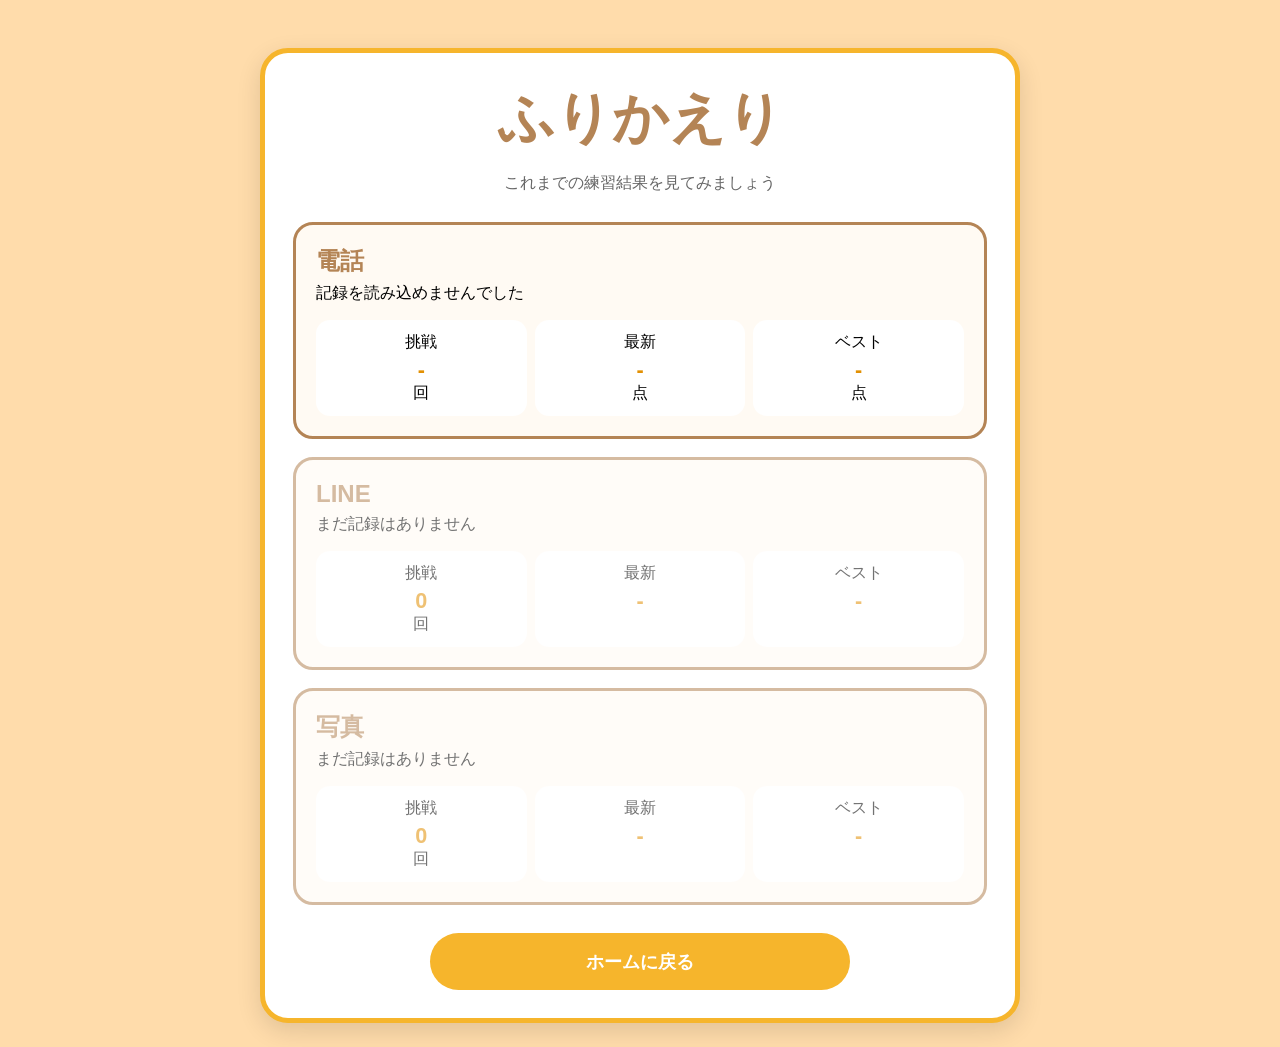
<file: reflection.html>
<!DOCTYPE html>
<html lang="ja">
<head>
<meta charset="UTF-8">
<meta name="viewport" content="width=device-width, initial-scale=1.0">
<title>ふりかえり - となりのデジジ</title>
<link rel="stylesheet" href="css/reflection.css">
</head>
<body>
<main class="reflection-page">
  <section class="reflection-card">
    <h1>ふりかえり</h1>
    <p class="lead">これまでの練習結果を見てみましょう</p>

    <div id="scenarioList" class="scenario-list">
      <article class="scenario-result clickable" role="button" tabindex="0" onclick="openScenarioDetail(1)" onkeydown="handleScenarioKey(event, 1)">
        <div>
          <h2>電話</h2>
          <p id="phoneStatus">記録を読み込んでいます...</p>
        </div>
        <div class="scenario-stats">
          <span>挑戦 <strong id="phoneAttempts">-</strong>回</span>
          <span>最新 <strong id="phoneLatest">-</strong>点</span>
          <span>ベスト <strong id="phoneBest">-</strong>点</span>
        </div>
      </article>

      <article class="scenario-result disabled">
        <div>
          <h2>LINE</h2>
          <p>まだ記録はありません</p>
        </div>
        <div class="scenario-stats">
          <span>挑戦 <strong>0</strong>回</span>
          <span>最新 <strong>-</strong></span>
          <span>ベスト <strong>-</strong></span>
        </div>
      </article>

      <article class="scenario-result disabled">
        <div>
          <h2>写真</h2>
          <p>まだ記録はありません</p>
        </div>
        <div class="scenario-stats">
          <span>挑戦 <strong>0</strong>回</span>
          <span>最新 <strong>-</strong></span>
          <span>ベスト <strong>-</strong></span>
        </div>
      </article>
    </div>

    <button class="back-button" onclick="location.href='index.html'">ホームに戻る</button>
  </section>
</main>

<script src="js/api.js"></script>
<script src="js/reflection.js"></script>
</body>
</html>
</file>
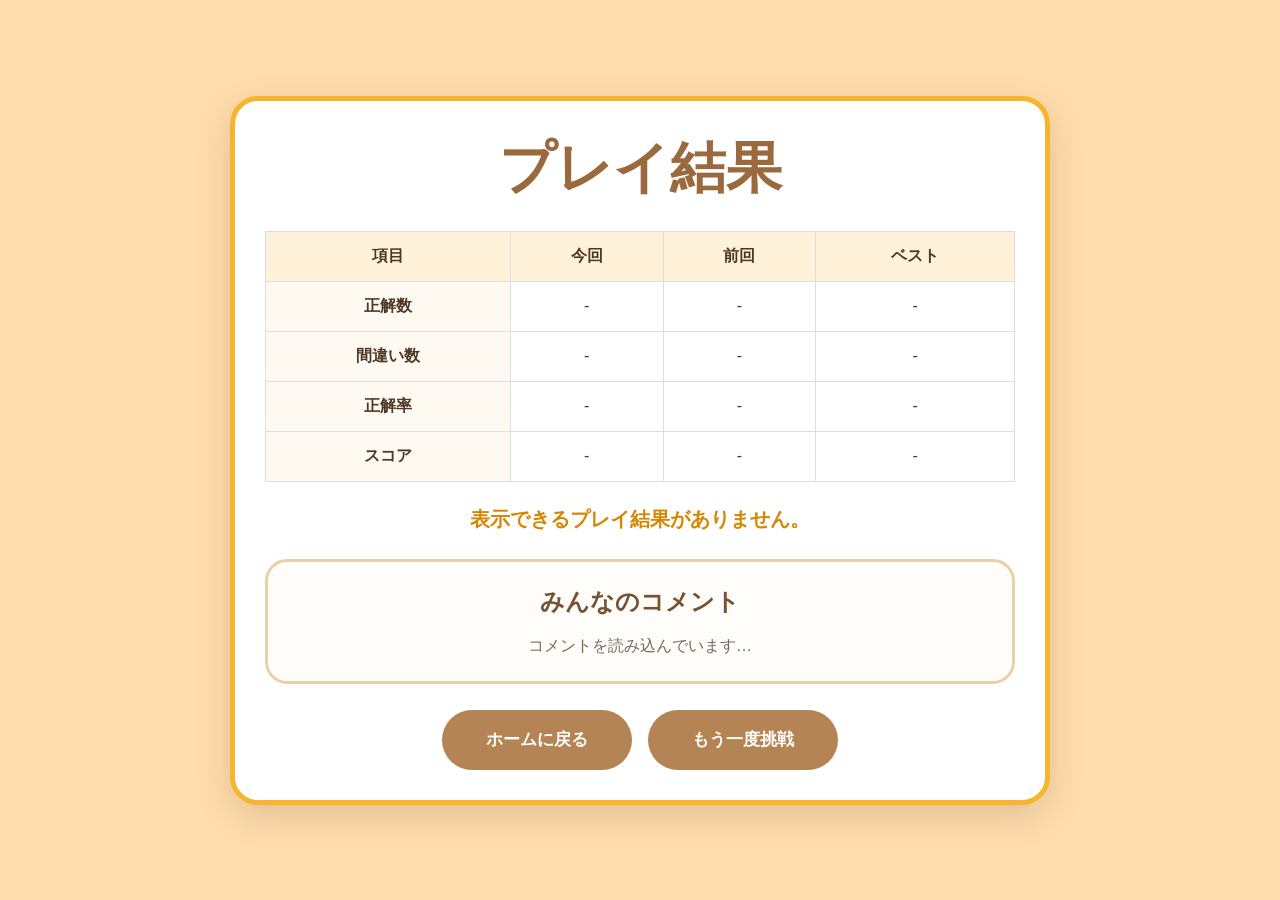
<file: results.html>
<!DOCTYPE html>
<html lang="ja">
<head>
  <meta charset="UTF-8">
  <meta
    name="viewport"
    content="width=device-width, initial-scale=1.0, viewport-fit=cover"
  >
  <title>プレイ結果 - となりのデジジ</title>
  <link rel="stylesheet" href="css/results.css">
</head>
<body>

  <main class="results-wrapper">

    <section class="results-card">

      <h1>プレイ結果</h1>

      <table class="results-table">
        <thead>
          <tr>
            <th>項目</th>
            <th>今回</th>
            <th>前回</th>
            <th>ベスト</th>
          </tr>
        </thead>

        <tbody>
          <tr>
            <th>正解数</th>
            <td id="currentCorrect">-</td>
            <td id="previousCorrect">-</td>
            <td id="bestCorrect">-</td>
          </tr>

          <tr>
            <th>間違い数</th>
            <td id="currentIncorrect">-</td>
            <td id="previousIncorrect">-</td>
            <td id="bestIncorrect">-</td>
          </tr>

          <tr>
            <th>正解率</th>
            <td id="currentAccuracy">-</td>
            <td id="previousAccuracy">-</td>
            <td id="bestAccuracy">-</td>
          </tr>

          <tr>
            <th>スコア</th>
            <td id="currentScore">-</td>
            <td id="previousScore">-</td>
            <td id="bestScore">-</td>
          </tr>
        </tbody>
      </table>

      <p
        id="resultMessage"
        class="result-message"
      >
        結果を読み込んでいます...
      </p>

      <section class="comment-panel">
        <h2>みんなのコメント</h2>

        <div
          id="commentList"
          class="comment-list"
          aria-live="polite"
        >
          <p class="comment-loading">
            コメントを読み込んでいます…
          </p>
        </div>

        <form
          id="userCommentForm"
          class="comment-form"
        >
          <label for="userComment">
            あなたの感想
          </label>

          <textarea
            id="userComment"
            maxlength="300"
            rows="4"
            placeholder="できたことや、次に挑戦したいことを書いてみましょう"
            required
          ></textarea>

          <p
            id="commentMessage"
            class="comment-message hidden"
            role="alert"
          ></p>

          <button
            id="commentSubmitButton"
            type="submit"
            class="comment-submit-button"
          >
            感想を保存する
          </button>
        </form>
      </section>

      <div
        id="registerRecommend"
        class="register-card hidden"
      >
        <h2>📒 記録を残しませんか？</h2>

        <p>
          ユーザー登録すると、過去の結果や
          家族からのコメントを見返せます。
        </p>

        <button
          type="button"
          class="register-button"
          onclick="location.href='settings.html'"
        >
          ユーザー登録する
        </button>
      </div>

      <div class="result-buttons">
        <button
          type="button"
          onclick="location.href='index.html'"
        >
          ホームに戻る
        </button>

        <button
          type="button"
          onclick="location.href='question.html#question1'"
        >
          もう一度挑戦
        </button>
      </div>

    </section>

  </main>

  <script src="js/api.js"></script>
  <script src="js/results.js"></script>
</body>
</html>
</file>
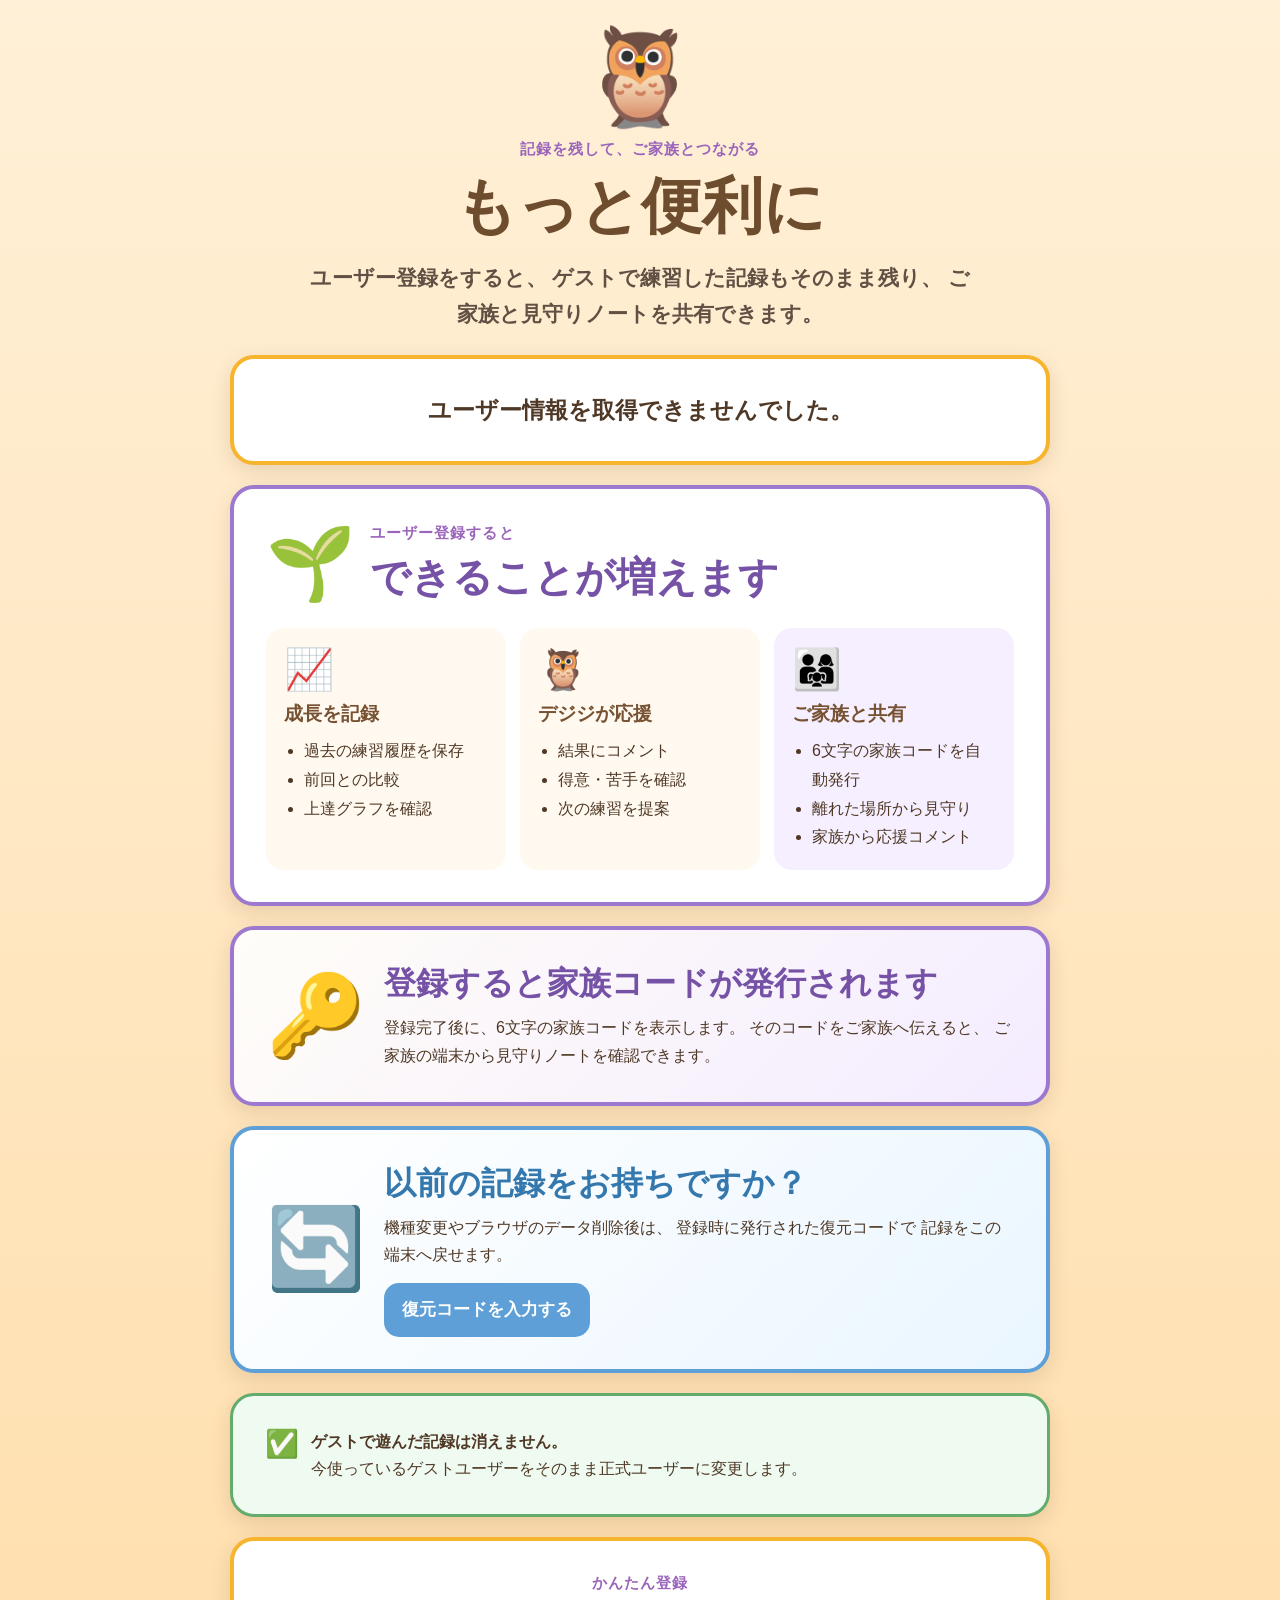
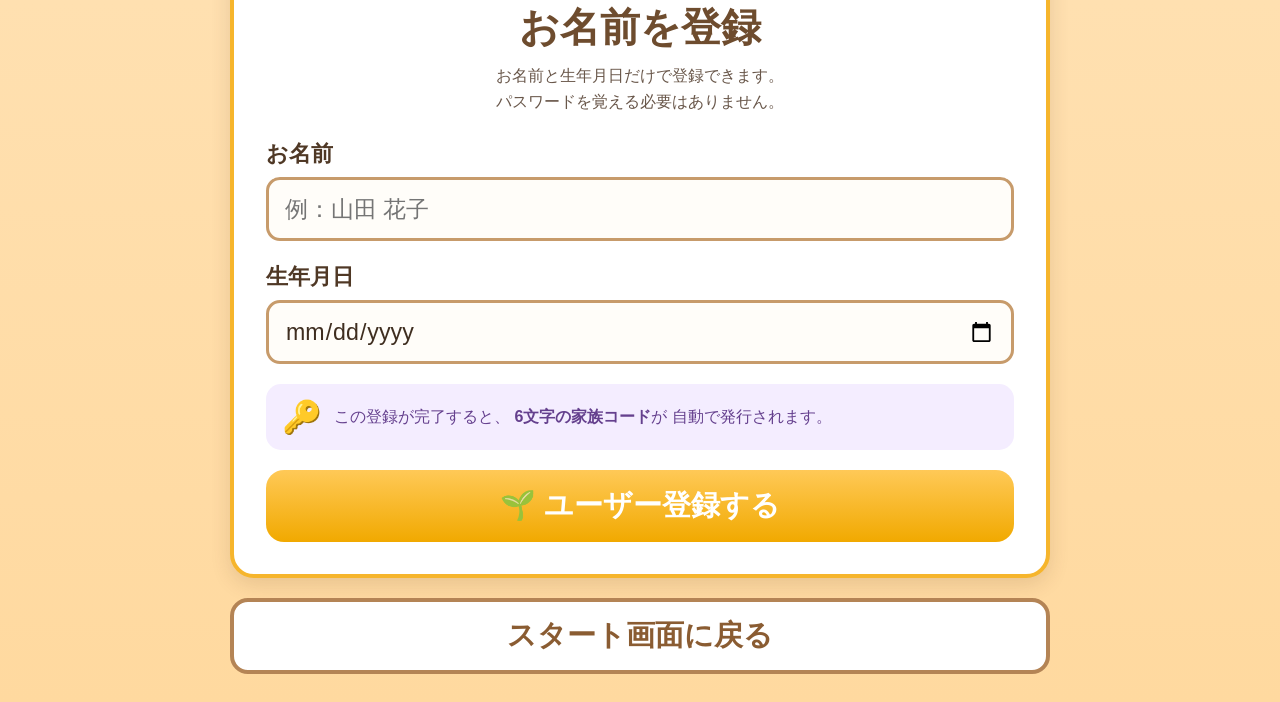
<file: settings.html>
<!DOCTYPE html>
<html lang="ja">

<head>
    <meta charset="UTF-8">

    <meta
        name="viewport"
        content="width=device-width, initial-scale=1.0, viewport-fit=cover"
    >

    <title>もっと便利に | となりのデジジ</title>

    <link rel="stylesheet" href="css/settings.css">
</head>

<body>

    <main class="settingsPage">

        <header class="settingsHeader">

            <div
                class="settingsOwl"
                aria-hidden="true"
            >
                🦉
            </div>

            <p class="settingsEyebrow">
                記録を残して、ご家族とつながる
            </p>

            <h1>もっと便利に</h1>

            <p class="settingsLead">
                ユーザー登録をすると、
                ゲストで練習した記録もそのまま残り、
                ご家族と見守りノートを共有できます。
            </p>

        </header>


        <section
            id="currentUserCard"
            class="userCard"
            aria-live="polite"
        >
            <p id="userStatus">
                ユーザー情報を確認しています…
            </p>
        </section>


        <section
            id="registrationBenefits"
            class="benefitsCard"
        >

            <div class="benefitsHeading">

                <span
                    class="benefitsIcon"
                    aria-hidden="true"
                >
                    🌱
                </span>

                <div>
                    <p class="benefitsEyebrow">
                        ユーザー登録すると
                    </p>

                    <h2>できることが増えます</h2>
                </div>

            </div>


            <div class="benefitsGrid">

                <article class="benefitItem">

                    <span
                        class="benefitEmoji"
                        aria-hidden="true"
                    >
                        📈
                    </span>

                    <h3>成長を記録</h3>

                    <ul>
                        <li>過去の練習履歴を保存</li>
                        <li>前回との比較</li>
                        <li>上達グラフを確認</li>
                    </ul>

                </article>


                <article class="benefitItem">

                    <span
                        class="benefitEmoji"
                        aria-hidden="true"
                    >
                        🦉
                    </span>

                    <h3>デジジが応援</h3>

                    <ul>
                        <li>結果にコメント</li>
                        <li>得意・苦手を確認</li>
                        <li>次の練習を提案</li>
                    </ul>

                </article>


                <article class="benefitItem familyBenefit">

                    <span
                        class="benefitEmoji"
                        aria-hidden="true"
                    >
                        👨‍👩‍👧
                    </span>

                    <h3>ご家族と共有</h3>

                    <ul>
                        <li>6文字の家族コードを自動発行</li>
                        <li>離れた場所から見守り</li>
                        <li>家族から応援コメント</li>
                    </ul>

                </article>

            </div>

        </section>


        <section class="familyCodeNotice">

            <div
                class="noticeIcon"
                aria-hidden="true"
            >
                🔑
            </div>

            <div>

                <h2>
                    登録すると家族コードが発行されます
                </h2>

                <p>
                    登録完了後に、6文字の家族コードを表示します。
                    そのコードをご家族へ伝えると、
                    ご家族の端末から見守りノートを確認できます。
                </p>

            </div>

        </section>



        <section
            id="restoreNotice"
            class="restoreNotice"
        >
            <div class="restoreNoticeIcon">
                🔄
            </div>

            <div>
                <h2>以前の記録をお持ちですか？</h2>

                <p>
                    機種変更やブラウザのデータ削除後は、
                    登録時に発行された復元コードで
                    記録をこの端末へ戻せます。
                </p>

                <button
                    type="button"
                    class="openRestoreButton"
                    onclick="location.href='recovery.html'"
                >
                    復元コードを入力する
                </button>
            </div>
        </section>


        <section class="inheritanceNotice">

            <span aria-hidden="true">✅</span>

            <p>
                <strong>ゲストで遊んだ記録は消えません。</strong><br>
                今使っているゲストユーザーをそのまま正式ユーザーに変更します。
            </p>

        </section>


        <section
            id="registerCard"
            class="registerCard"
        >

            <div class="registerHeading">

                <p class="registerEyebrow">
                    かんたん登録
                </p>

                <h2>お名前を登録</h2>

                <p>
                    お名前と生年月日だけで登録できます。<br>
                    パスワードを覚える必要はありません。
                </p>

            </div>


            <form
                id="registerForm"
                novalidate
            >

                <label class="formGroup">

                    <span>お名前</span>

                    <input
                        id="displayName"
                        name="displayName"
                        type="text"
                        maxlength="50"
                        autocomplete="name"
                        placeholder="例：山田 花子"
                        required
                    >

                </label>


                <label class="formGroup">

                    <span>生年月日</span>

                    <input
                        id="birthDate"
                        name="birthDate"
                        type="date"
                        autocomplete="bday"
                    >

                </label>


                <div class="registerCodePreview">

                    <span aria-hidden="true">🔑</span>

                    <p>
                        この登録が完了すると、
                        <strong>6文字の家族コード</strong>が
                        自動で発行されます。
                    </p>

                </div>


                <p
                    id="formMessage"
                    class="formMessage hidden"
                    role="alert"
                    aria-live="polite"
                ></p>


                <button
                    id="registerButton"
                    type="submit"
                    class="primaryButton"
                >
                    🌱 ユーザー登録する
                </button>

            </form>

        </section>


        <section
            id="registrationCompleteCard"
            class="registrationCompleteCard hidden"
            aria-live="polite"
        >

            <div
                class="completeIcon"
                aria-hidden="true"
            >
                🎉
            </div>

            <h2>登録が完了しました！</h2>

            <p>
                これから練習結果を記録し、
                ご家族と一緒に成長を見守れます。
            </p>

            <div class="completeCodeGuide">

                <strong>
                    下に家族コードと復元コードを表示します。
                </strong>

                <span>
                    家族コードはご家族へ伝え、復元コードはご本人または信頼できるご家族が保管してください。
                </span>

            </div>

        </section>


        <section
            id="familyCodeCard"
            class="familyCodeCard hidden"
        >

            <h2>ご家族との連携</h2>

            <p>
                このコードをご家族に伝えると、
                ご家族の端末から見守りノートを確認できます。
            </p>

            <div class="familyCodeDisplay">

                <span>家族コード</span>

                <strong id="familyCodeValue">
                    ------
                </strong>

            </div>

            <p
                id="familyCodeMessage"
                class="familyCodeMessage hidden"
                aria-live="polite"
            ></p>

            <div class="familyCodeButtons">

                <button
                    id="copyFamilyCodeButton"
                    type="button"
                    class="copyCodeButton"
                >
                    コードをコピー
                </button>

                <button
                    id="regenerateFamilyCodeButton"
                    type="button"
                    class="regenerateCodeButton"
                >
                    コードを再発行
                </button>

            </div>

            <small>
                再発行すると、以前のコードは使えなくなります。
            </small>

        </section>



        <section
            id="recoveryCodeCard"
            class="recoveryCodeCard hidden"
        >
            <h2>記録を戻すための復元コード</h2>

            <p>
                機種変更やブラウザのデータ削除後に、
                このコードを使うと同じ記録を引き継げます。
            </p>

            <div class="recoveryCodeDisplay">
                <span>復元コード</span>

                <strong id="recoveryCodeValue">
                    ----- -----
                </strong>
            </div>

            <div class="recoveryWarning">
                <span>⚠️</span>

                <p>
                    このコードは他人に公開せず、
                    ご本人または信頼できるご家族が
                    安全な場所に保管してください。
                </p>
            </div>

            <p
                id="recoveryCodeMessage"
                class="recoveryCodeMessage hidden"
                aria-live="polite"
            ></p>

            <div class="recoveryCodeButtons">
                <button
                    id="copyRecoveryCodeButton"
                    type="button"
                    class="copyRecoveryButton"
                >
                    復元コードをコピー
                </button>

                <button
                    id="regenerateRecoveryCodeButton"
                    type="button"
                    class="regenerateRecoveryButton"
                >
                    復元コードを再発行
                </button>
            </div>

            <small>
                再発行すると、以前の復元コードは使えなくなります。
            </small>
        </section>


        <button
            type="button"
            class="backButton"
            onclick="location.href='index.html'"
        >
            スタート画面に戻る
        </button>

    </main>


    <script src="js/api.js"></script>
    <script src="js/settings.js"></script>

</body>

</html>
</file>
<file: css/style.css>
/* =========================
   共通設定
========================= */

* {
    box-sizing: border-box;
}

html,
body {
    width: 100%;
    min-height: 100%;
}

body {
    margin: 0;

    font-family:
        -apple-system,
        BlinkMacSystemFont,
        "Segoe UI",
        "Yu Gothic",
        "Meiryo",
        sans-serif;

    background: rgb(255, 220, 171);

    overflow: hidden;

    padding-top: env(safe-area-inset-top);
    padding-right: env(safe-area-inset-right);
    padding-bottom: env(safe-area-inset-bottom);
    padding-left: env(safe-area-inset-left);
}

button {
    font-family: inherit;
}

button:focus-visible,
.returnButton:focus-visible {
    outline: 5px solid #2457d6;
    outline-offset: 4px;
}

.container {
    width: 100%;
    min-height: 100svh;
}

.screen {
    position: relative;

    width: 100%;
    min-height: 100svh;

    overflow: hidden;
}

.hidden {
    display: none !important;
}


/* =========================
   ホーム画面
========================= */

.home-screen {
    background-image: url("../images/start-bg.png");
    background-size: cover;
    background-position: center;
    background-repeat: no-repeat;
}

.owl img {
    position: absolute;

    top: 24%;
    left: 50%;

    transform: translateX(-50%);

    width: min(60vw, 320px);
    height: auto;
}

.title {
    position: absolute;

    top: 8%;
    left: 50%;

    transform: translateX(-50%);

    width: min(84vw, 700px);

    text-align: center;
}

.heading {
    position: relative;

    display: flex;
    justify-content: center;
    align-items: center;

    min-height: 10vh;

    margin: 0;
    padding: 0.5em 0.7em;

    border-radius: 4px;

    background-color: #f6b52c;
    color: #ffffff;

    font-size: clamp(1.7rem, 7vw, 3.5rem);
}

.heading::before {
    position: absolute;

    top: 100%;
    left: 0;

    border-bottom:
        solid clamp(20px, 4vw, 40px)
        transparent;

    border-right:
        solid clamp(40px, 8vw, 80px)
        #d1a23d;

    content: "";
}

.buttons {
    position: absolute;

    top: 55%;
    left: 50%;

    transform: translateX(-50%);

    display: flex;
    flex-direction: column;
    gap: clamp(15px, 3vh, 28px);

    width: min(80vw, 700px);
}

.homeButton {
    position: relative;

    display: flex;
    justify-content: center;
    align-items: center;

    width: 100%;

    padding: 0.9em 2em;

    border-style: solid;
    border-radius: 25px;

    background-color: #ffffff;

    font-size: clamp(1.2rem, 5vw, 3rem);
    font-weight: 600;

    cursor: pointer;

    -webkit-tap-highlight-color: transparent;
}

.homeButton::after {
    width: clamp(15px, 3vw, 35px);
    height: clamp(15px, 3vw, 35px);

    margin-left: clamp(15px, 4vw, 45px);

    transform: rotate(45deg);

    border-top-style: solid;
    border-right-style: solid;

    content: "";

    flex-shrink: 0;
}

.button-1 {
    min-height: clamp(80px, 18vw, 180px);

    border-width: clamp(3px, 1vw, 8px);
    border-color: #b48455;

    color: #b48455;
}

.button-1::after {
    border-width: clamp(3px, 1vw, 8px);
    border-color: #b48455;
}

.button-2 {
    min-height: clamp(70px, 12vw, 130px);

    border-width: clamp(3px, 1vw, 8px);
    border-color: #f6b52c;

    color: #d99000;
}

.button-2::after {
    border-width: clamp(3px, 1vw, 8px);
    border-color: #f6b52c;
}

.button-3 {
    min-height: clamp(70px, 12vw, 130px);

    border-width: clamp(3px, 1vw, 8px);
    border-color: #e39b6b;

    color: #c76e35;
}

.button-3::after {
    border-width: clamp(3px, 1vw, 8px);
    border-color: #e39b6b;
}


/* =========================
   シナリオ選択画面
========================= */

.scenario-screen {
    background:
        linear-gradient(
            180deg,
            #ffe6bd 0%,
            #ffdcab 100%
        );
}

.scenarioTitle {
    position: absolute;

    top: 0;
    left: 50%;

    transform: translateX(-50%);

    width: 100%;

    padding: clamp(10px, 2vh, 20px) 0;

    text-align: center;

    z-index: 10;
}

.scenarioTitle h2 {
    margin: 0;

    color: #6e4c2e;

    font-size: clamp(1.6rem, 5.5vw, 2.8rem);
}


/* =========================
   音声入力
========================= */

.voiceArea {
    position: relative;

    width: 100%;
    min-height: 30vh;

    padding-top: clamp(85px, 12vh, 125px);

    z-index: 20;
}

.micBtn {
    display: flex;
    justify-content: center;
    align-items: center;

    gap: 12px;

    width: min(90vw, 420px);
    height: 95px;

    margin: 0 auto;

    border: none;
    border-radius: 24px;

    background: linear-gradient(
        180deg,
        #ffc957 0%,
        #f1a900 100%
    );

    color: #ffffff;

    cursor: pointer;

    box-shadow:
        inset 8px 15px 25px rgba(255,255,255,.45),
        0 5px 10px rgba(0,0,0,.22);

    -webkit-tap-highlight-color: transparent;
}

.micBtn:active {
    transform: scale(0.96);
}

.micBtn.listening {
    animation: listeningPulse 1.1s ease-in-out infinite;
}

.micBtn:disabled {
    cursor: default;
    opacity: 0.8;
}

.micIcon {
    font-size: 42px;
    line-height: 1;
}

.micText {
    font-size: 32px;
    font-weight: 700;
    line-height: 1;
}

@keyframes listeningPulse {
    0%,
    100% {
        transform: scale(1);
        box-shadow:
            inset 8px 15px 25px rgba(255, 255, 255, 0.45),
            0 0 0 0 rgba(246, 181, 44, 0.45);
    }

    50% {
        transform: scale(1.04);
        box-shadow:
            inset 8px 15px 25px rgba(255, 255, 255, 0.45),
            0 0 0 16px rgba(246, 181, 44, 0);
    }
}

.voiceResult {
    position: absolute;

    top: clamp(200px, 27vh, 260px);
    left: 50%;

    transform: translateX(-50%);

    width: min(84vw, 720px);

    min-height: 72px;

    margin: 0;
    padding: 14px 18px;

    border: 4px solid #f6b52c;
    border-radius: 18px;

    background: #ffffff;
    color: #513b28;

    text-align: center;

    font-size: clamp(1rem, 4vw, 1.6rem);
    font-weight: 600;
    line-height: 1.5;

    white-space: pre-line;

    box-shadow: 0 4px 10px rgba(0, 0, 0, 0.14);

    z-index: 30;
}

.voiceResult::before {
    position: absolute;

    top: -18px;
    left: 50%;

    transform: translateX(-50%);

    border-right: 17px solid transparent;
    border-bottom: 18px solid #f6b52c;
    border-left: 17px solid transparent;

    content: "";
}

.voiceResult::after {
    position: absolute;

    top: -12px;
    left: 50%;

    transform: translateX(-50%);

    border-right: 12px solid transparent;
    border-bottom: 13px solid #ffffff;
    border-left: 12px solid transparent;

    content: "";
}


/* =========================
   シナリオボタン
========================= */

.scenarios {
    position: absolute;

    top: clamp(330px, 40vh, 430px);
    left: 50%;

    transform: translateX(-50%);

    display: flex;
    justify-content: space-between;
    align-items: center;

    width: min(88vw, 780px);

    z-index: 5;
}

.scenarioBtn {
    display: flex;
    justify-content: center;
    align-items: center;

    width: clamp(90px, 24vw, 190px);
    height: clamp(90px, 24vw, 190px);

    padding: 0;

    border: none;
    border-bottom: solid 3px #ad6b00;
    border-radius: 50%;

    background-image:
        linear-gradient(
            #eea51d 0%,
            #ce7800 100%
        );

    color: #ffffff;

    font-size: clamp(1.15rem, 5vw, 2.5rem);
    font-weight: 700;

    cursor: pointer;

    box-shadow:
        inset 12px 20px 30px rgba(255, 255, 255, 0.38),
        0 5px 10px rgba(0, 0, 0, 0.22);

    -webkit-tap-highlight-color: transparent;
    touch-action: manipulation;
}

.scenarioBtn:active {
    transform: scale(0.96);
}


/* =========================
   孫を認識した場合の選択
========================= */

.grandchildChoice {
    position: absolute;

    top: clamp(315px, 39vh, 410px);
    left: 50%;

    transform: translateX(-50%);

    width: min(88vw, 640px);

    padding: 20px;

    border: 4px solid #f6b52c;
    border-radius: 22px;

    background: #ffffff;

    text-align: center;

    box-shadow: 0 5px 14px rgba(0, 0, 0, 0.18);

    z-index: 50;
}

.choiceMessage {
    margin: 0 0 16px;

    color: #513b28;

    font-size: clamp(1.2rem, 4.5vw, 1.8rem);
    font-weight: 700;
}

.choiceButtons {
    display: flex;
    justify-content: center;
    flex-wrap: wrap;

    gap: 12px;
}

.choiceButton,
.choiceCancelButton {
    min-width: 120px;
    min-height: 58px;

    padding: 10px 18px;

    border: none;
    border-radius: 15px;

    font-size: clamp(1rem, 4vw, 1.4rem);
    font-weight: 700;

    cursor: pointer;
}

.choiceButton {
    background: #f6b52c;
    color: #ffffff;
}

.choiceCancelButton {
    background: #eeeeee;
    color: #55483d;
}


/* =========================
   戻るボタン
========================= */

.btmBtn {
    position: absolute;

    bottom: max(8px, env(safe-area-inset-bottom));
    left: 50%;

    transform: translateX(-50%);

    z-index: 15;
}

.returnButton {
    display: block;

    padding: 0;

    border: none;

    background: transparent;

    cursor: pointer;

    -webkit-tap-highlight-color: transparent;
}

.returnIcon {
    display: block;

    width: clamp(130px, 28vw, 220px);
    height: auto;
}


/* =========================
   簡易プレイ画面
========================= */

.play-screen {
    display: flex;
    flex-direction: column;
    justify-content: center;
    align-items: center;

    gap: 22px;

    padding: 30px;

    background:
        linear-gradient(
            180deg,
            #ffe8c4 0%,
            #ffd59a 100%
        );

    text-align: center;
}

.playOwl {
    font-size: clamp(4rem, 20vw, 9rem);
}

#playScenarioTitle {
    margin: 0;

    color: #61452d;

    font-size: clamp(2rem, 8vw, 4rem);
}

#scenarioText {
    max-width: 700px;

    margin: 0;

    color: #493625;

    font-size: clamp(1.2rem, 4.5vw, 2rem);
    line-height: 1.6;
}

.successButton,
.playBackButton {
    width: min(80vw, 520px);
    min-height: 68px;

    padding: 12px 24px;

    border: none;
    border-radius: 18px;

    font-size: clamp(1.1rem, 4.5vw, 1.8rem);
    font-weight: 700;

    cursor: pointer;
}

.successButton {
    background: #f6b52c;
    color: #ffffff;
}

.playBackButton {
    background: #ffffff;
    color: #8a5c32;

    border: 3px solid #b48455;
}


/* =========================
   小さい画面への対応
========================= */

@media (max-height: 700px) {

    .owl img {
        top: 21%;
        width: min(48vw, 240px);
    }

    .buttons {
        top: 51%;
        gap: 12px;
    }

    .button-1 {
        min-height: 78px;
    }

    .button-2,
    .button-3 {
        min-height: 62px;
    }

    .voiceArea {
        padding-top: 72px;
    }


.micBtn:active {
    transform: scale(0.96);
}

.micBtn.listening {
    animation: listeningPulse 1.1s ease-in-out infinite;
}

.micBtn:disabled {
    cursor: default;
    opacity: 0.8;
}

    .voiceResult {
        top: 172px;
        min-height: 60px;
    }

    .scenarios {
        top: 275px;
    }

    .scenarioBtn {
        width: clamp(78px, 21vw, 130px);
        height: clamp(78px, 21vw, 130px);
    }

    .grandchildChoice {
        top: 270px;
    }

    .returnIcon {
        width: 78px;
    }
}

/* =========================
   見守りノートボタン
========================= */

.button-4 {
    min-height: clamp(70px, 12vw, 130px);

    border-width: clamp(3px, 1vw, 8px);
    border-color: #9c78cf;

    color: #7652a6;
}

.button-4::after {
    border-width: clamp(3px, 1vw, 8px);
    border-color: #9c78cf;
}

@media (max-height: 900px) {
    .home-screen .owl img {
        top: 21%;
        width: min(46vw, 250px);
    }

    .home-screen .buttons {
        top: 48%;
        gap: 10px;
    }

    .home-screen .homeButton {
        min-height: 62px;
        padding: 0.55em 1.4em;
        font-size: clamp(1.1rem, 4.5vw, 2.2rem);
    }
}

/* =========================
   成長お知らせバー
========================= */

.homeDashboard {
    position: absolute;

    top: 1.5%;
    left: 50%;

    z-index: 5;

    width: min(92vw, 680px);

    transform:
        translate(-50%, -140%);

    animation:
        dashboardSlideIn
        0.8s
        cubic-bezier(.2, .8, .25, 1)
        0.25s
        forwards;
}

.dashboardNoticeButton {
    display: flex;
    align-items: center;

    width: 100%;
    min-height:
        clamp(36px, 6vw, 48px);

    padding:
        5px
        clamp(9px, 2vw, 15px);

    overflow: hidden;

    border:
        clamp(2px, 0.4vw, 3px)
        solid #63ac6c;

    border-radius: 999px;

    background:
        rgba(255, 255, 255, 0.96);

    color: #594331;

    box-shadow:
        0 5px 13px
        rgba(75, 49, 25, 0.14);

    cursor: pointer;

    -webkit-tap-highlight-color:
        transparent;
}

.dashboardNoticeIcon {
    flex-shrink: 0;

    margin-right:
        clamp(6px, 1.5vw, 10px);

    font-size:
        clamp(1rem, 3.5vw, 1.4rem);
}

.dashboardNoticeViewport {
    position: relative;

    flex: 1;

    min-width: 0;

    overflow: hidden;

    white-space: nowrap;
}

.dashboardNoticeText {
    display: inline-block;

    min-width: max-content;

    padding-left: 100%;

    color: #574332;

    font-size:
        clamp(0.72rem, 2.5vw, 1rem);

    font-weight: 800;
}

.dashboardNoticeTextRunning {
    animation:
        dashboardTicker
        13s
        linear
        0.8s
        infinite;
}

.dashboardNoticeArrow {
    flex-shrink: 0;

    margin-left:
        clamp(6px, 1.5vw, 10px);

    color: #43844b;

    font-size:
        clamp(0.85rem, 2.8vw, 1.1rem);

    font-weight: 900;
}

.homeDashboard.dashboardError
.dashboardNoticeButton {
    border-color: #d47b70;

    background:
        rgba(255, 242, 240, 0.97);
}

.dashboardNoticeButton:active {
    transform: scale(0.985);
}

.dashboardNoticeButton:focus-visible {
    outline:
        4px solid #2457d6;

    outline-offset: 3px;
}

@keyframes dashboardSlideIn {
    from {
        transform:
            translate(-50%, -140%);

        opacity: 0;
    }

    to {
        transform:
            translate(-50%, 0);

        opacity: 1;
    }
}

@keyframes dashboardTicker {
    from {
        transform: translateX(0);
    }

    to {
        transform: translateX(-100%);
    }
}

/*
 * お知らせバーはタイトルより上に配置するため、
 * ホームの元レイアウトを変更しない。
 */
@media (max-width: 540px) {
    .homeDashboard {
        top: 1%;

        width: 94vw;
    }

    .dashboardNoticeButton {
        min-height: 38px;

        padding:
            4px 9px;
    }

    .dashboardNoticeTextRunning {
        animation-duration: 11s;
    }
}

@media (max-height: 700px) {
    .homeDashboard {
        top: 0.6%;
    }

    .dashboardNoticeButton {
        min-height: 34px;
    }
}

@media (prefers-reduced-motion: reduce) {
    .homeDashboard {
        transform:
            translate(-50%, 0);

        animation: none;
    }

    .dashboardNoticeText {
        padding-left: 0;
    }

    .dashboardNoticeTextRunning {
        animation: none;
    }
}
</file>
<file: css/call.css>
body{
    font-family:sans-serif;
    background:#ffffff;
    margin:0;
    overflow: hidden;
    /* safe area for notch/home bar */
    padding-top: env(safe-area-inset-top);
    padding-bottom: env(safe-area-inset-bottom);
    padding-left: env(safe-area-inset-left);
    padding-right: env(safe-area-inset-right);
}

/* ── 連絡先一覧ラッパー ── */
.callWrapper{
    width: 100%;
    min-height: 100svh;
    box-sizing: border-box;
    display:flex;
    flex-direction:column;
    position:relative;
}

.topArea{
    position: absolute;
    top: 5vh;
    left: 50%;
    transform: translateX(-50%);
    width: 90vw;
    display: flex;
    justify-content: space-between;
    align-items: center;
    margin-bottom: 4vh;
}

.topBtn{
    width: clamp(50px, 13vw, 100px);
    height: clamp(50px, 13vw, 100px);
    border-radius: 50%;
    background-color: #fff;
    color: #000;
    border: 2px solid #000;
    font-size: clamp(1rem, 4.5vw, 2rem);
    font-weight: bold;
    cursor: pointer;
    flex-shrink: 0;
    display: flex;
    justify-content: center;
    align-items: center;
    -webkit-tap-highlight-color: transparent;
    touch-action: manipulation;
}

.topArea h1{
    font-size: clamp(1.2rem, 6vw, 3rem);
    margin: 0;
}

.researchArea{
    position: absolute;
    top: 12vh;
    left: 50%;
    transform: translateX(-50%);
    width: 90vw;
}

.search-form-6 {
    display: flex;
    align-items: center;
    overflow: hidden;
    border: 2px solid #000000;
    border-radius: 24px;
}

.search-form-6:hover {
    box-shadow: 0 1px 6px rgb(32 33 36 / 28%);
}

.search-form-6::before {
    width: clamp(30px, 10vw, 100px);
    height: clamp(25px, 6vw, 50px);
    margin: 10px;
    background-image: url('data:image/svg+xml;charset=utf8,%3Csvg%20xmlns%3D%22http%3A%2F%2Fwww.w3.org%2F2000%2Fsvg%22%20viewBox%3D%220%200%2024%2024%22%3E%20%3Cpath%20d%3D%22M23.7%2020.8%2019%2016.1c-.2-.2-.5-.3-.8-.3h-.8c1.3-1.7%202-3.7%202-6C19.5%204.4%2015.1%200%209.7%200S0%204.4%200%209.7s4.4%209.7%209.7%209.7c2.3%200%204.3-.8%206-2v.8c0%20.3.1.6.3.8l4.7%204.7c.4.4%201.2.4%201.6%200l1.3-1.3c.5-.5.5-1.2.1-1.6zm-14-5.1c-3.3%200-6-2.7-6-6s2.7-6%206-6%206%202.7%206%206-2.6%206-6%206z%22%20fill%3D%22%23000000%22%3E%3C%2Fpath%3E%20%3C%2Fsvg%3E');
    background-position: center;
    background-repeat: no-repeat;
    background-size: contain;
    content: '';
    flex-shrink: 0;
}

.search-form-6 input {
    width: 100%;
    padding: 5px 25px 5px 0;
    border: none;
    box-sizing: border-box;
    outline: none;
    font-size: clamp(0.9rem, 3vw, 1.2rem);
}

.userArea{
    position: absolute;
    top: 18vh;
    left: 50%;
    transform: translateX(-50%);
    width: 90vw;
}

.userArea p {
    border-bottom: 2px solid #a5a4a4;
    margin: 0;
}

.user{
    width: 100%;
    display: flex;
    align-items: center;
    margin-bottom: 2vh;
    cursor: pointer;
    -webkit-tap-highlight-color: transparent;
    touch-action: manipulation;
}

.user img{
    width: clamp(50px, 20vw, 200px);
    height: clamp(50px, 20vw, 200px);
    border-radius: 50%;
    margin-right: clamp(10px, 4vw, 30px);
    flex-shrink: 0;
}

.user h1{
    font-size: clamp(1rem, 5.5vw, 3rem);
    margin: 0;
}

/* ────────────────────────────────────────
   正解・不正解・孫への電話・クリア 共通ベース
   position: fixed で viewport 基準に配置し
   transform の -50% を上方向に使わない
──────────────────────────────────────── */

.correctArea,
.incorrectArea,
.grandchildCall,
.callFinish {
    position: fixed;       /* ← absolute→fixed に変更 */
    top: 0;
    left: 0;
    width: 100%;
    height: 100svh;
    box-sizing: border-box;
    /* 内部の子要素は vh 基準の absolute で引き続き配置 */
}

/* ── 正解画面 ── */
.correctMessage{
    position: absolute;
    top: 2vh;
    left: 50%;
    transform: translateX(-50%);
    width: 100%;
    text-align: center;
    font-size: clamp(1.1rem, 5.5vw, 2.5rem);
}

.correctNextMessage{
    position: absolute;
    top: 63vh;
    left: 50%;
    transform: translateX(-50%);
}

.correctNextMessage img{
    width: 90vw;
    display: block;
}

/* ── 不正解画面 ── */
.incorrectMessage{
    position: absolute;
    top: 2vh;
    left: 50%;
    transform: translateX(-50%);
    width: 100%;
    text-align: center;
    font-size: clamp(1.1rem, 5.5vw, 2.5rem);
}

.owlMessage{
    position: absolute;
    top: 20vh;
    left: 50%;
    transform: translateX(-50%);
    width: 90vw;               /* ← 100%→90vw で左右の余白を確保 */
    display: flex;
    align-items: center;
}

.owlMessage img{
    width: clamp(80px, 30vw, 35vw);
    flex-shrink: 0;
}

.balloon {
    display: flex;
    align-items: center;
    position: relative;
    width: 45vw;
    min-height: 5vh;
    margin-left: clamp(12px, 3vw, 20px);
    padding: .8em 1.2em;
    border: clamp(4px, 1.5vw, 10px) solid #ff745c;
    border-radius: 5px;
    background-color: #fff;
    color: #333333;
    font-size: clamp(0.85rem, 3.5vw, 1.8rem);
    font-weight: bold;
    box-sizing: border-box;
}

.balloon::before,
.balloon::after {
    position: absolute;
    left: clamp(-25px, -5vw, -50px);
    width: clamp(20px, 5vw, 50px);
    height: clamp(16px, 4vw, 40px);
    clip-path: polygon(0 50%, 100% 0, 100% 100%);
    content: '';
}

.balloon::before {
    background-color: #ff745c;
}

.balloon::after {
    left: clamp(-6px, -1.2vw, -11px);
    background-color: #fff;
}

.checkMessage{
    position: absolute;
    top: 38vh;
    left: 50%;
    transform: translateX(-50%);
}

.checkMessage img{
    width: 90vw;
    display: block;
}

.Inh1{
    position: absolute;
    top: 50%;
    left: 50%;
    transform: translate(-50%, -50%);
    width: 100%;
    text-align: center;
    color: #000000;
    font-size: clamp(0.75rem, 3vw, 1.5rem);
    font-weight: bold;
}

.Inh1 h1 {
    font-size: inherit;
    margin: 0.2em 0;
}

.retryMessage{
    position: absolute;
    top: 63vh;
    left: 50%;
    transform: translateX(-50%);
}

.retryMessage img{
    width: 90vw;
    display: block;
}

.retryBtn{
    position: absolute;
    top: 88vh;
    left: 50%;
    transform: translateX(-50%);
    width: 100vw;
}

.incorrectRetry {
    display: flex;
    justify-content: center;
    align-items: center;
    width: 80%;
    margin: 0 auto;
    padding: .9em 2em;
    border: 2px solid #fff;
    border-radius: 25px;
    box-shadow: 0 0 0 3px #b48455;
    background-color: #b48455;
    color: #fff;
    font-weight: 600;
    font-size: clamp(0.9rem, 3.5vw, 2rem);
    cursor: pointer;
    box-sizing: border-box;
    -webkit-tap-highlight-color: transparent;
    touch-action: manipulation;
}

/* ── 孫への電話画面 ── */
/* grandchildCall は共通ベースで fixed 済み */

/* topArea は callWrapper 内と grandchildCall 内で共用 */
.grandchildCall .topArea {
    top: 5vh;
}

.childInfo{
    position: absolute;
    top: 25vh;
    left: 50%;
    transform: translate(-50%, -50%);
    width: clamp(120px, 40vw, 50vw);
    display: flex;
    flex-direction: column;
    text-align: center;
}

.childInfo img{
    width: 100%;
}

.childInfo h1{
    font-size: clamp(1rem, 5.5vw, 2.5rem);
    margin: 0;
    font-weight: bold;
}

.iconBtnArea{
    position: absolute;
    top: 50vh;
    left: 50%;
    transform: translate(-50%, -50%);
    width: 60vw;
    display: flex;
    justify-content: space-around;
    align-items: center;
}

.iconBtnArea img{
    width: clamp(50px, 16vw, 20vw);
    cursor: pointer;
    -webkit-tap-highlight-color: transparent;
    touch-action: manipulation;
}

/* ── クリア画面 ── */
/* callFinish は共通ベースで fixed 済み */

.clearOwl{
    position: absolute;
    top: 5vh;
    left: 50%;
    transform: translateX(-50%);
    width: clamp(150px, 65vw, 75vw);
}

/* クリア画面の checkMessage・retryBtn は共通クラスを流用 */

.hidden{
    display:none;
}


/* ── クリア画面の結果・ホームボタン ── */
.callFinish .resultBtn{
    position: absolute;
    top: 78vh;
    left: 50%;
    transform: translateX(-50%);
    width: 100vw;
}

.callFinish .finishHomeBtn{
    top: 88vh;
}
</file>
<file: css/success-effect.css>
/* =========================
   成功演出 共通CSS
========================= */

.success-effect {
    position: fixed;
    inset: 0;
    z-index: 10000;

    display: flex;
    justify-content: center;
    align-items: center;

    width: 100%;
    min-height: 100svh;
    padding:
        max(20px, env(safe-area-inset-top))
        max(20px, env(safe-area-inset-right))
        max(20px, env(safe-area-inset-bottom))
        max(20px, env(safe-area-inset-left));

    background: rgba(255, 232, 190, 0.96);
    backdrop-filter: blur(3px);

    box-sizing: border-box;
    overflow: hidden;
}

.success-effect.hidden {
    display: none !important;
}

.success-effect.is-opening {
    animation: success-overlay-in 0.28s ease-out both;
}

.success-effect.is-closing {
    animation: success-overlay-out 0.25s ease-in both;
}

.success-effect-content {
    position: relative;

    display: flex;
    flex-direction: column;
    justify-content: center;
    align-items: center;

    width: min(92vw, 760px);
    max-height: 92svh;

    padding: clamp(14px, 3vw, 26px);

    border: clamp(4px, 1vw, 8px) solid #f6b52c;
    border-radius: clamp(20px, 4vw, 34px);

    background: #ffffff;

    box-shadow:
        0 14px 38px rgba(92, 57, 22, 0.22),
        inset 0 0 0 4px rgba(255, 235, 192, 0.55);

    text-align: center;
    box-sizing: border-box;
}

.success-effect-content::before,
.success-effect-content::after {
    position: absolute;
    top: -18px;

    width: 34px;
    height: 34px;

    border-radius: 50%;

    background: #f6b52c;
    box-shadow:
        48px 14px 0 #ffd782,
        -48px 14px 0 #ffd782;

    content: "";
}

.success-effect-content::before {
    left: 16%;
}

.success-effect-content::after {
    right: 16%;
}

.success-video {
    display: block;

    width: min(82vw, 560px);
    max-width: 100%;
    max-height: 60svh;

    border: 0;
    border-radius: clamp(16px, 3vw, 26px);

    background: transparent;

    object-fit: contain;
}

.success-message {
    margin: clamp(12px, 2.5vh, 22px) 0 0;

    color: #7a4c22;

    font-size: clamp(1.8rem, 7vw, 3.6rem);
    font-weight: 800;
    line-height: 1.25;

    white-space: pre-line;

    text-shadow:
        0 2px 0 #ffffff,
        0 4px 10px rgba(122, 76, 34, 0.12);

    animation: success-message-pop 0.52s cubic-bezier(.2, .8, .2, 1.18) both;
}

.success-sub-message {
    margin: 10px 0 0;

    color: #5f4936;

    font-size: clamp(1rem, 3.8vw, 1.5rem);
    font-weight: 600;
    line-height: 1.5;

    white-space: pre-line;
}

.success-skip-button {
    margin-top: clamp(14px, 2.8vh, 24px);
    padding: 0.75em 1.5em;

    min-width: min(72vw, 320px);
    min-height: 56px;

    border: 3px solid #b48455;
    border-radius: 18px;

    background: #ffffff;
    color: #7a4c22;

    font-size: clamp(1rem, 4vw, 1.35rem);
    font-weight: 700;

    cursor: pointer;

    -webkit-tap-highlight-color: transparent;
    touch-action: manipulation;
}

.success-skip-button:hover {
    background: #fff6e5;
}

.success-skip-button:active {
    transform: scale(0.97);
}

.success-skip-button:focus-visible {
    outline: 5px solid #2457d6;
    outline-offset: 4px;
}

.success-sparkle {
    position: absolute;

    width: clamp(18px, 4vw, 34px);
    height: clamp(18px, 4vw, 34px);

    pointer-events: none;

    animation: success-sparkle-float 1.8s ease-in-out infinite;
}

.success-sparkle::before,
.success-sparkle::after {
    position: absolute;
    inset: 0;

    margin: auto;

    background: #f6b52c;

    content: "";
}

.success-sparkle::before {
    width: 24%;
    height: 100%;
    border-radius: 999px;
}

.success-sparkle::after {
    width: 100%;
    height: 24%;
    border-radius: 999px;
}

.success-sparkle-1 {
    top: 8%;
    left: 8%;
    animation-delay: 0s;
}

.success-sparkle-2 {
    top: 15%;
    right: 9%;
    transform: scale(0.8);
    animation-delay: 0.35s;
}

.success-sparkle-3 {
    bottom: 12%;
    left: 11%;
    transform: scale(0.65);
    animation-delay: 0.7s;
}

.success-sparkle-4 {
    right: 12%;
    bottom: 10%;
    transform: scale(0.9);
    animation-delay: 1.05s;
}

@keyframes success-overlay-in {
    from {
        opacity: 0;
    }

    to {
        opacity: 1;
    }
}

@keyframes success-overlay-out {
    from {
        opacity: 1;
    }

    to {
        opacity: 0;
    }
}

@keyframes success-message-pop {
    0% {
        transform: scale(0.55);
        opacity: 0;
    }

    70% {
        transform: scale(1.1);
        opacity: 1;
    }

    100% {
        transform: scale(1);
        opacity: 1;
    }
}

@keyframes success-sparkle-float {
    0%,
    100% {
        transform: translateY(0) rotate(0deg);
        opacity: 0.75;
    }

    50% {
        transform: translateY(-12px) rotate(20deg);
        opacity: 1;
    }
}

@media (max-height: 700px) {
    .success-effect {
        padding: 10px;
    }

    .success-effect-content {
        max-height: 96svh;
        padding: 12px;
    }

    .success-video {
        max-height: 52svh;
    }

    .success-message {
        margin-top: 8px;
    }

    .success-sub-message {
        margin-top: 5px;
    }

    .success-skip-button {
        min-height: 48px;
        margin-top: 10px;
    }
}

@media (prefers-reduced-motion: reduce) {
    .success-effect,
    .success-effect.is-opening,
    .success-effect.is-closing,
    .success-message,
    .success-sparkle {
        animation: none !important;
        transition: none !important;
    }
}
</file>
<file: css/family.css>
* {
    box-sizing: border-box;
}

html,
body {
    width: 100%;
    min-height: 100%;
}

body {
    margin: 0;

    padding:
        max(20px, env(safe-area-inset-top))
        max(14px, env(safe-area-inset-right))
        max(28px, env(safe-area-inset-bottom))
        max(14px, env(safe-area-inset-left));

    background:
        linear-gradient(
            180deg,
            #fff1d8 0%,
            #ffe0ad 100%
        );

    color: #4d3826;

    font-family:
        -apple-system,
        BlinkMacSystemFont,
        "Segoe UI",
        "Yu Gothic",
        "Meiryo",
        sans-serif;
}

button {
    font-family: inherit;
}

.hidden {
    display: none !important;
}

.family-page {
    width: min(94vw, 960px);

    margin: 0 auto;
}

.family-header {
    margin-bottom: 24px;

    text-align: center;
}

.family-eyebrow,
.panel-kicker,
.card-label,
.message-label {
    margin: 0 0 6px;

    color: #9a65bb;

    font-size: 0.95rem;
    font-weight: 800;
    letter-spacing: 0.07em;
}

.family-header h1 {
    margin: 0;

    color: #765132;

    font-size:
        clamp(2rem, 7vw, 3.8rem);
}

.family-greeting {
    margin: 10px 0 0;

    color: #685445;

    font-size:
        clamp(1.05rem, 4vw, 1.4rem);

    font-weight: 700;
    line-height: 1.6;
}

.loading-card,
.family-panel,
.family-message-card {
    padding:
        clamp(18px, 4vw, 28px);

    border-radius: 24px;

    background: #ffffff;

    box-shadow:
        0 8px 24px
        rgba(82, 53, 27, 0.12);
}

.loading-card {
    border: 4px solid #f6b52c;

    text-align: center;

    font-size: 1.2rem;
    font-weight: 700;
}

.hero-grid {
    display: grid;
    grid-template-columns:
        repeat(2, 1fr);

    gap: 18px;
}

.hero-card {
    display: flex;
    align-items: center;

    min-height: 170px;

    padding:
        clamp(18px, 4vw, 28px);

    border-radius: 24px;

    box-shadow:
        0 8px 22px
        rgba(82, 53, 27, 0.12);
}

.weekly-card {
    background:
        linear-gradient(
            135deg,
            #fff8df,
            #ffe9a8
        );
}

.growth-card {
    background:
        linear-gradient(
            135deg,
            #f1e9ff,
            #ddc9ff
        );
}

.card-icon {
    margin-right: 18px;

    font-size:
        clamp(3rem, 10vw, 5rem);
}

.hero-card strong {
    display: block;

    margin-bottom: 7px;

    color: #77502f;

    font-size:
        clamp(1.8rem, 6vw, 3rem);
}

.hero-card p:last-child {
    margin: 0;

    line-height: 1.5;
}

.family-panel {
    margin-top: 22px;

    border:
        3px solid #ead5b3;
}

.panel-heading {
    display: flex;
    justify-content: space-between;
    align-items: center;

    margin-bottom: 18px;
}

.panel-heading h2 {
    margin: 0;

    color: #765132;

    font-size:
        clamp(1.5rem, 5vw, 2.2rem);
}

.scenario-summary {
    display: grid;
    grid-template-columns:
        repeat(3, 1fr);

    gap: 14px;
}

.scenario-card {
    padding: 18px;

    border-radius: 18px;

    background: #fff9ee;

    text-align: center;
}

.scenario-card h3 {
    margin: 0 0 14px;

    color: #8c6038;

    font-size: 1.35rem;
}

.scenario-score {
    display: block;

    margin-bottom: 10px;

    color: #d98700;

    font-size: 2rem;
    font-weight: 800;
}

.scenario-card p {
    margin: 5px 0;

    color: #6d5948;
}

.skill-grid {
    display: grid;
    grid-template-columns:
        repeat(2, 1fr);

    gap: 16px;
}

.skill-card {
    padding: 20px;

    border-radius: 18px;
}

.strong-skill {
    background: #edf9ef;

    border-left:
        8px solid #63ac6c;
}

.weak-skill {
    background: #fff5df;

    border-left:
        8px solid #e5a12d;
}

.skill-card span {
    display: block;

    margin-bottom: 10px;

    font-weight: 800;
}

.skill-card strong {
    display: block;

    margin-bottom: 8px;

    font-size: 1.25rem;
}

.skill-card p {
    margin: 0;

    color: #6c5a4c;
}

.achievement-list {
    display: grid;
    grid-template-columns:
        repeat(2, 1fr);

    gap: 14px;
}

.achievement-card {
    display: flex;
    align-items: center;

    padding: 16px;

    border-radius: 18px;

    background: #fff8e8;
}

.achievement-icon {
    margin-right: 14px;

    font-size: 2.4rem;
}

.achievement-card strong {
    display: block;

    margin-bottom: 4px;
}

.achievement-card p {
    margin: 0;

    color: #6c5b4c;

    line-height: 1.5;
}

.empty-message {
    margin: 0;

    padding: 18px;

    border-radius: 15px;

    background: #f7f4ef;

    color: #75685d;

    text-align: center;
}

.timeline-list {
    display: grid;

    gap: 13px;
}

.timeline-item {
    padding: 15px 17px;

    border-radius: 17px;
}

.timeline-ai {
    background: #fff4d7;

    border-left:
        7px solid #f6b52c;
}

.timeline-user {
    background: #edf8ff;

    border-left:
        7px solid #62a9df;
}

.timeline-family {
    background: #f4edff;

    border-left:
        7px solid #9c78cf;
}

.timeline-header {
    display: flex;
    justify-content: space-between;
    align-items: center;

    gap: 12px;

    margin-bottom: 7px;
}

.timeline-header time {
    color: #76685d;

    font-size: 0.85rem;
}

.timeline-meta {
    margin: 0 0 7px;

    color: #8a6b50;

    font-size: 0.9rem;
    font-weight: 700;
}

.timeline-item > p:last-child {
    margin: 0;

    line-height: 1.7;

    white-space: pre-wrap;
}

.family-message-card {
    display: flex;
    align-items: center;

    margin-top: 22px;

    border:
        4px solid #9c78cf;

    background:
        linear-gradient(
            135deg,
            #fffdf8,
            #f5edff
        );
}

.message-owl {
    margin-right: 18px;

    font-size:
        clamp(3rem, 10vw, 5rem);
}

.family-message-card p:last-child {
    margin: 0;

    font-size:
        clamp(1.05rem, 4vw, 1.3rem);

    font-weight: 700;
    line-height: 1.7;
}

.family-buttons {
    display: flex;
    justify-content: center;
    flex-wrap: wrap;

    gap: 14px;

    margin-top: 26px;
}

.reflection-button,
.home-button {
    min-width:
        min(100%, 260px);

    min-height: 64px;

    padding: 12px 20px;

    border-radius: 18px;

    font-size: 1.1rem;
    font-weight: 800;

    cursor: pointer;
}

.reflection-button {
    border:
        3px solid #9c78cf;

    background: #ffffff;
    color: #7652a6;
}

.home-button {
    border: none;

    background: #b48455;
    color: #ffffff;
}

button:focus-visible {
    outline:
        5px solid #2457d6;

    outline-offset: 4px;
}

@media (max-width: 720px) {
    .hero-grid,
    .skill-grid {
        grid-template-columns: 1fr;
    }

    .scenario-summary {
        grid-template-columns: 1fr;
    }

    .achievement-list {
        grid-template-columns: 1fr;
    }
}

@media (max-width: 480px) {
    body {
        padding-right: 10px;
        padding-left: 10px;
    }

    .hero-card,
    .family-message-card {
        align-items: flex-start;
    }

    .card-icon,
    .message-owl {
        margin-right: 12px;
    }

    .timeline-header {
        align-items: flex-start;
        flex-direction: column;
    }
}


.family-login-card {
    width: min(100%, 620px);

    margin: 0 auto;
    padding: clamp(20px, 5vw, 34px);

    border: 4px solid #9c78cf;
    border-radius: 26px;

    background: #ffffff;

    text-align: center;

    box-shadow:
        0 8px 24px
        rgba(82, 53, 27, 0.14);
}

.family-login-card h2 {
    margin: 0 0 14px;

    color: #7652a6;

    font-size:
        clamp(1.6rem, 6vw, 2.5rem);
}

.family-login-card p {
    line-height: 1.7;
}

.family-login-card label {
    display: block;

    margin: 20px 0 8px;

    font-size: 1.15rem;
    font-weight: 800;
}

.family-login-card input {
    width: min(100%, 360px);
    min-height: 72px;

    padding: 12px;

    border: 4px solid #9c78cf;
    border-radius: 18px;

    text-align: center;
    text-transform: uppercase;
    letter-spacing: 0.18em;

    font-size:
        clamp(1.5rem, 8vw, 2.5rem);
    font-weight: 800;
}

.family-login-button {
    display: block;

    width: min(100%, 360px);
    min-height: 66px;

    margin: 18px auto 0;

    border: none;
    border-radius: 18px;

    background: #9c78cf;
    color: #ffffff;

    font-size: 1.2rem;
    font-weight: 800;

    cursor: pointer;
}

.connected-bar {
    display: flex;
    justify-content: space-between;
    align-items: center;
    gap: 12px;

    margin-bottom: 18px;
    padding: 12px 16px;

    border-radius: 16px;

    background: #f4edff;
    color: #65408e;

    font-weight: 800;
}

.connected-bar button {
    padding: 8px 12px;

    border: 2px solid #9c78cf;
    border-radius: 12px;

    background: #ffffff;
    color: #7652a6;

    font-weight: 700;

    cursor: pointer;
}

#familyCommentPanel > p {
    color: #6d5948;

    font-weight: 700;
}

#familyCommentForm label {
    display: block;

    margin-top: 14px;

    font-weight: 800;
}

#familyCommentForm input,
#familyCommentForm textarea {
    width: 100%;

    margin-top: 7px;
    padding: 12px;

    border: 3px solid #c8a5df;
    border-radius: 14px;

    font: inherit;
}

#familyCommentForm textarea {
    min-height: 120px;

    resize: vertical;
}

.family-comment-button {
    width: min(100%, 340px);
    min-height: 60px;

    margin-top: 14px;

    border: none;
    border-radius: 17px;

    background: #9c78cf;
    color: #ffffff;

    font-size: 1.1rem;
    font-weight: 800;

    cursor: pointer;
}

.form-message {
    margin: 12px 0 0;
    padding: 11px;

    border-radius: 12px;

    background: #fff0ef;
    color: #9b251d;

    font-weight: 700;
}

.form-message.success {
    background: #edf9ee;
    color: #21742b;
}

@media (max-width: 520px) {
    .connected-bar {
        align-items: flex-start;
        flex-direction: column;
    }
}
</file>
<file: css/home.css>
/* ===========================
   iPhone Home Screen — style.css
   対象: iPhone Safari (viewport-fit=cover)
   =========================== */

/* ---------- リセット & ベース ---------- */
*, *::before, *::after {
  box-sizing: border-box;
  margin: 0;
  padding: 0;
  -webkit-tap-highlight-color: transparent;
  user-select: none;
  -webkit-user-select: none;
}

html, body {
  width: 100%;
  height: 100%;
  overflow: hidden;
  font-family: -apple-system, "Hiragino Sans", "Yu Gothic", sans-serif;
}

body {
  position: fixed;
  inset: 0;
  /* 背景: 画像を画面いっぱいに */
  /* background-image: url('bg.jpg'); */
  background-size: cover;
  background-position: center top;
  background-repeat: no-repeat;
  background-color: #1a6b5c; /* フォールバック */
}

/* ---------- ステータスバー ---------- */
.status-bar {
  position: fixed;
  top: 0;
  left: 0;
  right: 0;
  height: calc(env(safe-area-inset-top, 44px) + 8px);
  padding-top: env(safe-area-inset-top, 44px);
  display: flex;
  align-items: center;
  justify-content: space-between;
  padding-left: 20px;
  padding-right: 16px;
  z-index: 100;
}

.status-time {
  color: #fff;
  font-size: 15px;
  font-weight: 600;
  letter-spacing: -0.3px;
}

.status-icons {
  display: flex;
  align-items: center;
  gap: 6px;
}

.status-icon {
  color: #fff;
  font-size: 11px;
  font-weight: 600;
}

/* ---------- スクロール領域 ---------- */
.home-scroll {
  position: fixed;
  top: calc(env(safe-area-inset-top, 44px) + 16px);
  left: 0;
  right: 0;
  bottom: calc(env(safe-area-inset-bottom, 34px) + 116px);
  overflow-y: auto;
  overflow-x: hidden;
  -webkit-overflow-scrolling: touch;
  padding: 12px 16px 8px;
  display: flex;
  flex-direction: column;
  gap: 20px;
}

/* スクロールバー非表示 */
.home-scroll::-webkit-scrollbar {
  display: none;
}

/* ---------- ウィジェット行 ---------- */
.widget-row {
  display: flex;
  gap: 12px;
  width: 100%;
}

.widget {
  flex: 1;
  aspect-ratio: 1 / 1;
  border-radius: 20px;
  display: flex;
  flex-direction: column;
  align-items: flex-start;
  justify-content: flex-end;
  padding: 12px;
  position: relative;
  overflow: hidden;
  backdrop-filter: blur(20px);
  -webkit-backdrop-filter: blur(20px);
  transition: transform 0.12s ease, opacity 0.12s ease;
  cursor: pointer;
}

.widget:active {
  transform: scale(0.94);
  opacity: 0.85;
}

/* 天気ウィジェット */
.widget-weather {
  background: rgba(100, 100, 110, 0.55);
  border: 1px solid rgba(255,255,255,0.18);
}

.weather-temp {
  font-size: clamp(22px, 6vw, 28px);
  font-weight: 700;
  color: #fff;
  position: absolute;
  top: 12px;
  left: 14px;
  letter-spacing: -0.5px;
}

.weather-icon {
  font-size: clamp(26px, 7vw, 34px);
  margin-bottom: 4px;
  align-self: flex-start;
}

/* カレンダーウィジェット */
.widget-calendar {
  background: rgba(255,255,255,0.92);
  border: 1px solid rgba(255,255,255,0.5);
  align-items: flex-start;
  justify-content: flex-start;
  padding: 14px;
}

.cal-day-name {
  font-size: clamp(14px, 3.8vw, 18px);
  font-weight: 500;
  color: #e33;
  letter-spacing: 0.2px;
  margin-bottom: 2px;
}

.cal-date {
  font-size: clamp(38px, 10vw, 52px);
  font-weight: 200;
  color: #111;
  line-height: 1;
  letter-spacing: -2px;
}

/* ウィジェットラベル (アイコン下のテキスト) */
.widget-label {
  position: absolute;
  bottom: -22px;
  left: 50%;
  transform: translateX(-50%);
  font-size: clamp(10px, 2.8vw, 12px);
  color: #fff;
  text-shadow: 0 1px 3px rgba(0,0,0,0.5);
  white-space: nowrap;
  pointer-events: none;
}

/* ウィジェット行全体をラップして下のラベル分スペース確保 */
.widget-row {
  padding-bottom: 24px;
}

/* ---------- アプリグリッド ---------- */
.app-grid {
  display: grid;
  grid-template-columns: repeat(4, 1fr);
  gap: 8px 4px;
  width: 100%;
}

/* ---------- アプリアイコン ---------- */
.app-icon {
  display: flex;
  flex-direction: column;
  align-items: center;
  gap: 5px;
  cursor: pointer;
  transition: transform 0.12s ease, opacity 0.12s ease;
}

.app-icon:active {
  transform: scale(0.88);
  opacity: 0.8;
}

.app-icon-img {
  width: clamp(60px, 16.5vw, 76px);
  height: clamp(60px, 16.5vw, 76px);
  border-radius: 16px;
  display: flex;
  align-items: center;
  justify-content: center;
  font-size: clamp(28px, 8vw, 36px);
  overflow: hidden;
  box-shadow: 0 2px 8px rgba(0,0,0,0.2);
}

.app-label {
  font-size: clamp(10px, 2.6vw, 12px);
  color: #fff;
  text-shadow: 0 1px 3px rgba(0,0,0,0.6);
  text-align: center;
  white-space: nowrap;
  overflow: hidden;
  max-width: clamp(60px, 17vw, 80px);
  text-overflow: ellipsis;
}

/* --- 各アプリの背景色 --- */
.facetime   { background: linear-gradient(145deg, #34c759, #1e8e39); }
.calendar-app {
  background: #fff;
  flex-direction: column;
  justify-content: flex-start;
  padding: 0;
  font-size: inherit;
}
.photos     { background: linear-gradient(135deg, #fff 0%, #fff 100%); }
.camera     { background: linear-gradient(145deg, #9b9ba0, #636366); }
.mail       { background: linear-gradient(145deg, #4fc3f7, #1565c0); }
.notes      { background: linear-gradient(145deg, #fff9c4, #ffd54f); }
.reminders  { background: #1c1c1e; }
.clock      { background: #1c1c1e; padding: 0; }
.phone      { background: linear-gradient(145deg, #c8f5a0, #4cd964); }
.messages   { background: linear-gradient(145deg, #4cd964, #00b300); }
.music      { background: linear-gradient(145deg, #f44, #c00); }

/* 写真アプリ: 花びら風グラデーション */
.photos {
  background: conic-gradient(
    #f7c948 0deg 45deg,
    #f7a848 45deg 90deg,
    #e84444 90deg 135deg,
    #c040c0 135deg 180deg,
    #4870f0 180deg 225deg,
    #30c0a0 225deg 270deg,
    #50c840 270deg 315deg,
    #b0e030 315deg 360deg
  );
}

/* ---------- カレンダーアプリアイコン内 ---------- */
.cal-app-header {
  width: 100%;
  background: #e33;
  color: #fff;
  font-size: clamp(7px, 2vw, 9px);
  font-weight: 600;
  text-align: center;
  padding: 2px 0;
  letter-spacing: 0.5px;
}

.cal-app-grid {
  display: grid;
  grid-template-columns: repeat(7, 1fr);
  gap: 0;
  padding: 2px 3px;
  width: 100%;
  flex: 1;
}

.cal-cell {
  font-size: clamp(5px, 1.4vw, 7px);
  text-align: center;
  color: #111;
  line-height: 1.5;
}

.cal-cell.today {
  background: #e33;
  border-radius: 50%;
  color: #fff;
  font-weight: 700;
}

.cal-cell.sun { color: #e33; }
.cal-cell.sat { color: #4466dd; }

/* ---------- 時計アプリ Canvas ---------- */
#clockCanvas {
  width: 100%;
  height: 100%;
  display: block;
}

/* ---------- ページインジケーター ---------- */
.page-indicator {
  position: fixed;
  bottom: calc(env(safe-area-inset-bottom, 34px) + 110px);
  left: 50%;
  transform: translateX(-50%);
  display: flex;
  gap: 7px;
  z-index: 50;
}

.dot {
  width: 7px;
  height: 7px;
  border-radius: 50%;
  background: rgba(255,255,255,0.45);
  transition: background 0.25s;
}

.dot.active {
  background: rgba(255,255,255,0.92);
}

/* ---------- Dock ---------- */
.dock {
  position: fixed;
  bottom: calc(env(safe-area-inset-bottom, 34px) + 8px);
  left: 16px;
  right: 16px;
  height: 90px;
  background: rgba(255,255,255,0.22);
  backdrop-filter: blur(24px) saturate(1.6);
  -webkit-backdrop-filter: blur(24px) saturate(1.6);
  border-radius: 26px;
  border: 1px solid rgba(255,255,255,0.35);
  display: flex;
  align-items: center;
  justify-content: space-around;
  padding: 0 12px;
  z-index: 80;
  box-shadow: 0 4px 20px rgba(0,0,0,0.15);
}

.dock-icon {
  cursor: pointer;
  transition: transform 0.12s ease, opacity 0.12s ease;
}

.dock-icon:active {
  transform: scale(0.88);
  opacity: 0.8;
}

.dock-icon .app-icon-img {
  width: clamp(62px, 17vw, 78px);
  height: clamp(62px, 17vw, 78px);
}

/* ---------- ホームインジケーター ---------- */
.home-indicator {
  position: fixed;
  bottom: calc(env(safe-area-inset-bottom, 0px) + 6px);
  left: 50%;
  transform: translateX(-50%);
  width: 36%;
  max-width: 134px;
  height: 5px;
  background: rgba(255,255,255,0.55);
  border-radius: 3px;
  z-index: 200;
}

/* ---------- タップリップル ---------- */
.tap-ripple {
  position: fixed;
  pointer-events: none;
  border-radius: 50%;
  background: rgba(255,255,255,0.35);
  transform: scale(0);
  opacity: 0;
  z-index: 300;
  transition: transform 0.4s ease-out, opacity 0.4s ease-out;
}

.tap-ripple.active {
  transform: scale(1);
  opacity: 0;
}
</file>
<file: pay.css>
body{
    font-family:sans-serif;
    background:#ffffff;
    margin:0;
    overflow: hidden;
    /* safe area for notch/home bar */
    padding-top: env(safe-area-inset-top);
    padding-bottom: env(safe-area-inset-bottom);
    padding-left: env(safe-area-inset-left);
    padding-right: env(safe-area-inset-right);
}

/* ── payラッパー ── */
.payWrapper,
.scanPay{
    width: 100%;
    min-height: 100svh;
    box-sizing: border-box;
    display:flex;
    flex-direction:column;
    position:relative;
}

.topArea{
    position: absolute;
    top: 5vh;
    left: 50%;
    transform: translateX(-50%);
    width: 90vw;
    display: flex;
    justify-content: space-between;
    align-items: center;
    margin-bottom: 4vh;
}

.topBtn{
    width: clamp(50px, 13vw, 100px);
    height: clamp(50px, 13vw, 100px);
    border-radius: 50%;
    background-color: #fff;
    color: #000;
    border: 2px solid #000;
    font-size: clamp(1rem, 4.5vw, 2rem);
    font-weight: bold;
    cursor: pointer;
    flex-shrink: 0;
    display: flex;
    justify-content: center;
    align-items: center;
    -webkit-tap-highlight-color: transparent;
    touch-action: manipulation;
}

.topArea h1{
    font-size: clamp(1.2rem, 6vw, 3rem);
    margin: 0;
}

.payArea{
    position: absolute;
    top: 12vh;
    left: 50%;
    transform: translateX(-50%);
    width: 90vw;
    border:1px solid #a5a4a4;
    
}

.payArea{
    padding: 20px 5px;
}

.qrArea{
    display: flex;
    justify-content: flex-start;
}

.qr{margin-left: 20px;}
.qr p{margin: 0;}
.qr h2{margin: 0;}

.barcode img{
    width: 90%;
    height: 50%;
    margin: 10px;
    margin-left: 20px;
}
.qrArea img{
    width: 20%;
    margin-left: 20px;
}

.payMenu{
    position: absolute;
    background-color: #d1ff5c;
    display: flex;
    justify-content: space-between;
    align-items: center;
    top: 38vh;
    left: 50%;
    transform: translateX(-50%);
    width: 98vw;
    border-radius: 10px;
    
}

.menuButton{
    cursor: pointer;
    -webkit-tap-highlight-color: transparent;
    touch-action: manipulation;
}

.payMenu img{
    width: 60%;
    margin: 10px;
    margin-bottom: 0;
    flex-shrink: 0;
}

.payMenu p{
    font-size: 10px;
    margin-top: 0;
    margin-left: 10px;
}

.search-form-6 {
    display: flex;
    align-items: center;
    overflow: hidden;
    border: 2px solid #000000;
    border-radius: 24px;
}

.search-form-6:hover {
    box-shadow: 0 1px 6px rgb(32 33 36 / 28%);
}

.search-form-6::before {
    width: clamp(30px, 10vw, 100px);
    height: clamp(25px, 6vw, 50px);
    margin: 10px;
    background-image: url('data:image/svg+xml;charset=utf8,%3Csvg%20xmlns%3D%22http%3A%2F%2Fwww.w3.org%2F2000%2Fsvg%22%20viewBox%3D%220%200%2024%2024%22%3E%20%3Cpath%20d%3D%22M23.7%2020.8%2019%2016.1c-.2-.2-.5-.3-.8-.3h-.8c1.3-1.7%202-3.7%202-6C19.5%204.4%2015.1%200%209.7%200S0%204.4%200%209.7s4.4%209.7%209.7%209.7c2.3%200%204.3-.8%206-2v.8c0%20.3.1.6.3.8l4.7%204.7c.4.4%201.2.4%201.6%200l1.3-1.3c.5-.5.5-1.2.1-1.6zm-14-5.1c-3.3%200-6-2.7-6-6s2.7-6%206-6%206%202.7%206%206-2.6%206-6%206z%22%20fill%3D%22%23000000%22%3E%3C%2Fpath%3E%20%3C%2Fsvg%3E');
    background-position: center;
    background-repeat: no-repeat;
    background-size: contain;
    content: '';
    flex-shrink: 0;
}

.search-form-6 input {
    width: 100%;
    padding: 5px 25px 5px 0;
    border: none;
    box-sizing: border-box;
    outline: none;
    font-size: clamp(0.9rem, 3vw, 1.2rem);
}


/* ────────────────────────────────────────
   正解・不正解・孫への電話・クリア 共通ベース
   position: fixed で viewport 基準に配置し
   transform の -50% を上方向に使わない
──────────────────────────────────────── */

.correctArea,
.incorrectArea,
.scanPay,
.payFinish {
    position: fixed;       /* ← absolute→fixed に変更 */
    top: 0;
    left: 0;
    width: 100%;
    height: 100svh;
    box-sizing: border-box;
    /* 内部の子要素は vh 基準の absolute で引き続き配置 */
}

/* ── 正解画面 ── */
.correctMessage{
    position: absolute;
    top: 2vh;
    left: 50%;
    transform: translateX(-50%);
    width: 100%;
    text-align: center;
    font-size: clamp(1.1rem, 5.5vw, 2.5rem);
}

.correctNextMessage{
    position: absolute;
    top: 63vh;
    left: 50%;
    transform: translateX(-50%);
}

.correctNextMessage img{
    width: 90vw;
    display: block;
}

/* ── 不正解画面 ── */
.incorrectMessage{
    position: absolute;
    top: 2vh;
    left: 50%;
    transform: translateX(-50%);
    width: 100%;
    text-align: center;
    font-size: clamp(1.1rem, 5.5vw, 2.5rem);
}

#incorrectName {
    white-space: pre-line;
}

.owlMessage{
    position: absolute;
    top: 20vh;
    left: 50%;
    transform: translateX(-50%);
    width: 90vw;               /* ← 100%→90vw で左右の余白を確保 */
    display: flex;
    align-items: center;
}

.owlMessage img{
    width: clamp(80px, 30vw, 35vw);
    flex-shrink: 0;
}

.balloon {
    display: flex;
    align-items: center;
    position: relative;
    width: 45vw;
    min-height: 5vh;
    margin-left: clamp(12px, 3vw, 20px);
    padding: .8em 1.2em;
    border: clamp(4px, 1.5vw, 10px) solid #ff745c;
    border-radius: 5px;
    background-color: #fff;
    color: #333333;
    font-size: clamp(0.85rem, 3.5vw, 1.8rem);
    font-weight: bold;
    box-sizing: border-box;
}

.balloon::before,
.balloon::after {
    position: absolute;
    left: clamp(-25px, -5vw, -50px);
    width: clamp(20px, 5vw, 50px);
    height: clamp(16px, 4vw, 40px);
    clip-path: polygon(0 50%, 100% 0, 100% 100%);
    content: '';
}

.balloon::before {
    background-color: #ff745c;
}

.balloon::after {
    left: clamp(-6px, -1.2vw, -11px);
    background-color: #fff;
}

.checkMessage{
    position: absolute;
    top: 38vh;
    left: 50%;
    transform: translateX(-50%);
}

.checkMessage img{
    width: 90vw;
    display: block;
}

.Inh1{
    position: absolute;
    top: 50%;
    left: 50%;
    transform: translate(-50%, -50%);
    width: 100%;
    text-align: center;
    color: #000000;
    font-size: clamp(0.75rem, 3vw, 1.5rem);
    font-weight: bold;
}

.Inh1 h1 {
    font-size: inherit;
    margin: 0.2em 0;
}

.retryMessage{
    position: absolute;
    top: 63vh;
    left: 50%;
    transform: translateX(-50%);
}

.retryMessage img{
    width: 90vw;
    display: block;
}

.retryBtn{
    position: absolute;
    top: 88vh;
    left: 50%;
    transform: translateX(-50%);
    width: 100vw;
}

.incorrectRetry {
    display: flex;
    justify-content: center;
    align-items: center;
    width: 80%;
    margin: 0 auto;
    padding: .9em 2em;
    border: 2px solid #fff;
    border-radius: 25px;
    box-shadow: 0 0 0 3px #b48455;
    background-color: #b48455;
    color: #fff;
    font-weight: 600;
    font-size: clamp(0.9rem, 3.5vw, 2rem);
    cursor: pointer;
    box-sizing: border-box;
    -webkit-tap-highlight-color: transparent;
    touch-action: manipulation;
}

/* ── 孫への電話画面 ── */
/* scanPay は共通ベースで fixed 済み */

/* topArea は payWrapper 内と scanPay 内で共用 */
.scanPay .topArea {
    top: 5vh;
}

/* ── クリア画面 ── */
/* callFinish は共通ベースで fixed 済み */

.clearOwl{
    position: absolute;
    top: 5vh;
    left: 50%;
    transform: translateX(-50%);
    width: clamp(150px, 65vw, 75vw);
}

/* クリア画面の checkMessage・retryBtn は共通クラスを流用 */

.hidden{
    display:none;
}
</file>
<file: css/question.css>
/* =====================
   Base & Reset
   ===================== */
*, *::before, *::after {
  box-sizing: border-box;
  margin: 0;
  padding: 0;
}

html, body {
  width: 100%;
  min-height: 100svh;
}

body {
  font-family: 'Hiragino Maru Gothic ProN', 'Hiragino Sans', 'BIZ UDPGothic', sans-serif;
  min-height: 100svh;
  padding-top: env(safe-area-inset-top, 0px);
  padding-bottom: env(safe-area-inset-bottom, 0px);
}

/* =====================
   Screen 切り替え
   ===================== */
.screen {
  display: flex;
  flex-direction: column;
  align-items: center;
  min-height: 100svh;
}

.hidden {
  display: none;
}

/* =====================
   画面ごとの背景色
   ===================== */
#question1 { background-color: #ffffff; }
#question2 { background-color: #ffffff; }

/* =====================
   Question Area
   ===================== */
.questionarea {
  display: flex;
  flex-direction: column;
  align-items: center;
  width: 100%;
  flex: 1;
  padding: clamp(28px, 7vw, 52px) clamp(16px, 5vw, 32px) 0;
  gap: clamp(28px, 7vw, 52px);
}

/* =====================
   Title Block
   ===================== */
.title-block {
  display: flex;
  flex-direction: column;
  align-items: center;
}

.title-block h1 {
  font-size: clamp(20px, 5.2vw, 30px);
  font-weight: 900;
  color: #1a1a1a;
  text-align: center;
  line-height: 1.55;
  letter-spacing: 0.02em;
}

/* =====================
   Messages Area
   ===================== */
.messages-area {
  display: flex;
  flex-direction: column;
  align-items: stretch;
  width: 100%;
  gap: clamp(16px, 4vw, 28px);
}

/* =====================
   Message Text
   ===================== */
.message-text {
  padding-left: clamp(8px, 3vw, 20px);
}

.message-text p {
  font-size: clamp(18px, 4.6vw, 28px);
  font-weight: 800;
  color: #1a1a1a;
  line-height: 1.75;
  letter-spacing: 0.02em;
}

/* =====================
   Illustration Area（question1）
   ===================== */
.illust-area {
  display: flex;
  align-items: flex-end;
  justify-content: space-between;
  width: 100%;
  padding: 0 clamp(4px, 2vw, 16px);
}

.illust-left {
  width: clamp(120px, 34vw, 210px);
  height: auto;
  object-fit: contain;
}

.illust-right {
  width: clamp(110px, 31vw, 195px);
  height: auto;
  object-fit: contain;
  align-self: flex-start;
}

/* =====================
   Illustration Area（question2: 右寄せ1枚）
   ===================== */
.illust-right-only {
  justify-content: flex-end;
  align-items: center;
}

.illust-phone-icon {
  width: clamp(140px, 40vw, 240px);
  height: auto;
  object-fit: contain;
  border-radius: 22%;
}

/* =====================
   Button Area
   ===================== */
.btn-area {
  width: 100%;
  display: flex;
  justify-content: center;
  padding: clamp(16px, 4vw, 28px) clamp(16px, 5vw, 32px)
           clamp(24px, 6vw, 40px);
}

button {
  display: flex;
  align-items: center;
  justify-content: center;
  gap: clamp(10px, 3vw, 18px);
  width: min(85%, 360px);
  padding: clamp(16px, 4vw, 22px) clamp(24px, 6vw, 40px);
  border: none;
  border-radius: 50px;
  cursor: pointer;
  font-size: clamp(22px, 5.5vw, 32px);
  font-weight: 900;
  color: #1a1a1a;
  letter-spacing: 0.04em;
  font-family: inherit;
  box-shadow: 0 4px 14px rgba(0, 0, 0, 0.18);
  transition: transform 0.12s ease, box-shadow 0.12s ease;
  -webkit-tap-highlight-color: transparent;
}

/* question1 のボタン：黄色 */
.btn-next {
  background-color: #F5E08A;
}

/* question2 のボタン：ピンク */
.btn-pink {
    background-color: #F5E08A;
}

button::after {
  content: '›';
  font-size: clamp(28px, 7vw, 40px);
  font-weight: 700;
  line-height: 1;
  margin-top: -2px;
}

button:active {
  transform: scale(0.97);
  box-shadow: 0 2px 6px rgba(0, 0, 0, 0.15);
}
</file>
<file: css/recovery.css>
* {
    box-sizing: border-box;
}

html,
body {
    width: 100%;
    min-height: 100%;
}

body {
    margin: 0;

    padding:
        max(20px, env(safe-area-inset-top))
        max(14px, env(safe-area-inset-right))
        max(28px, env(safe-area-inset-bottom))
        max(14px, env(safe-area-inset-left));

    background:
        linear-gradient(
            180deg,
            #eef8ff 0%,
            #d9eeff 100%
        );

    color: #3f5363;

    font-family:
        -apple-system,
        BlinkMacSystemFont,
        "Segoe UI",
        "Yu Gothic",
        "Meiryo",
        sans-serif;
}

button,
input {
    font-family: inherit;
}

.hidden {
    display: none !important;
}

.recoveryPage {
    width: min(94vw, 680px);

    margin: 0 auto;
}

.recoveryHeader {
    margin-bottom: 22px;

    text-align: center;
}

.recoveryOwl {
    font-size:
        clamp(3.5rem, 14vw, 6rem);
}

.recoveryEyebrow {
    margin: 0 0 6px;

    color: #4184b8;

    font-weight: 800;
    letter-spacing: 0.07em;
}

.recoveryHeader h1 {
    margin: 0;

    color: #3478ad;

    font-size:
        clamp(2.2rem, 8vw, 3.8rem);
}

.recoveryHeader > p:last-child {
    margin: 12px 0 0;

    font-size:
        clamp(1rem, 4vw, 1.3rem);

    font-weight: 650;
    line-height: 1.7;
}

.recoveryCard,
.recoveryComplete {
    padding:
        clamp(20px, 5vw, 34px);

    border: 4px solid #5d9fd6;
    border-radius: 26px;

    background: #ffffff;

    box-shadow:
        0 8px 24px
        rgba(46, 93, 128, 0.15);
}

.recoveryExplanation {
    display: flex;
    align-items: center;

    gap: 14px;

    margin-bottom: 24px;
    padding: 14px;

    border-radius: 16px;

    background: #eaf6ff;
}

.recoveryExplanation span {
    font-size: 2.5rem;
}

.recoveryExplanation p {
    margin: 0;

    line-height: 1.7;
}

#recoveryForm label {
    display: block;

    margin-bottom: 9px;

    font-size: 1.25rem;
    font-weight: 800;
}

#recoveryCodeInput {
    width: 100%;
    min-height: 74px;

    padding: 12px;

    border: 4px solid #5d9fd6;
    border-radius: 18px;

    text-align: center;
    text-transform: uppercase;
    letter-spacing: 0.12em;

    font-size:
        clamp(1.35rem, 7vw, 2.4rem);

    font-weight: 800;
}

#recoveryCodeInput:focus {
    outline:
        4px solid
        rgba(36, 87, 214, 0.2);
}

#recoveryForm small {
    display: block;

    margin-top: 8px;

    color: #60798d;
}

.recoveryMessage {
    margin: 16px 0 0;
    padding: 13px;

    border-radius: 12px;

    background: #fff0ef;
    color: #9b251d;

    font-weight: 750;
}

.recoveryButton,
.goHomeButton,
.backButton {
    width: 100%;
    min-height: 66px;

    padding: 12px 20px;

    border-radius: 18px;

    font-size:
        clamp(1.1rem, 5vw, 1.5rem);

    font-weight: 800;

    cursor: pointer;
}

.recoveryButton {
    margin-top: 20px;

    border: none;

    background: #5d9fd6;
    color: #ffffff;
}

.recoveryButton:disabled {
    opacity: 0.65;
}

.recoveryComplete {
    text-align: center;
}

.completeIcon {
    font-size:
        clamp(3.5rem, 14vw, 6rem);
}

.recoveryComplete h2 {
    margin: 8px 0 12px;

    color: #3478ad;

    font-size:
        clamp(1.7rem, 6vw, 2.6rem);
}

.recoveryComplete p {
    line-height: 1.7;
}

.goHomeButton {
    margin-top: 16px;

    border: none;

    background: #5d9fd6;
    color: #ffffff;
}

.backButton {
    margin-top: 18px;

    border: 4px solid #5d9fd6;

    background: #ffffff;
    color: #3478ad;
}

button:focus-visible {
    outline: 5px solid #2457d6;
    outline-offset: 4px;
}
</file>
<file: css/reflection-detail.css>
* {
  box-sizing: border-box;
}

html,
body {
  width: 100%;
  min-height: 100%;
}

body {
  margin: 0;
  padding:
    max(20px, env(safe-area-inset-top))
    max(14px, env(safe-area-inset-right))
    max(24px, env(safe-area-inset-bottom))
    max(14px, env(safe-area-inset-left));

  background:
    linear-gradient(
      180deg,
      #ffe7bd 0%,
      #ffd69b 100%
    );

  color: #4d3826;

  font-family:
    -apple-system,
    BlinkMacSystemFont,
    "Segoe UI",
    "Yu Gothic",
    "Meiryo",
    sans-serif;
}

button {
  font-family: inherit;
}

.hidden {
  display: none !important;
}

.detail-page {
  width: min(94vw, 900px);
  margin: 0 auto;
}

.detail-card {
  padding: clamp(18px, 4vw, 34px);

  border: 5px solid #f6b52c;
  border-radius: 28px;

  background: #ffffff;

  box-shadow: 0 10px 28px rgba(83, 53, 25, 0.15);
}

.detail-header {
  margin-bottom: 26px;
  text-align: center;
}

.eyebrow,
.panel-kicker {
  margin: 0 0 5px;

  color: #d58b00;

  font-size: 0.95rem;
  font-weight: 800;
  letter-spacing: 0.08em;
}

.detail-header h1 {
  margin: 0;

  color: #9b6a3e;

  font-size: clamp(2rem, 8vw, 3.6rem);
}

.detail-status {
  margin: 10px 0 0;

  color: #6b5949;

  font-size: clamp(1rem, 3.7vw, 1.25rem);
  font-weight: 600;
}

.summary-grid {
  display: grid;
  grid-template-columns: repeat(4, 1fr);
  gap: 12px;

  margin-bottom: 24px;
}

.summary-item {
  min-height: 112px;
  padding: 16px 10px;

  border-radius: 18px;

  background: #fff7e8;

  text-align: center;
}

.summary-item span {
  display: block;

  margin-bottom: 10px;

  color: #6c5846;

  font-weight: 700;
}

.summary-item strong {
  color: #df9000;

  font-size: clamp(1.5rem, 5vw, 2.2rem);
}

.panel {
  margin-top: 22px;
  padding: clamp(16px, 4vw, 26px);

  border: 3px solid #ead0a7;
  border-radius: 22px;

  background: #fffdf9;
}

.panel-heading {
  display: flex;
  justify-content: space-between;
  align-items: center;

  margin-bottom: 18px;
}

.panel-heading h2 {
  margin: 0;

  color: #765132;

  font-size: clamp(1.4rem, 5vw, 2rem);
}

.chart-shell {
  width: 100%;
  overflow-x: auto;
}

#scoreChart {
  display: block;

  width: 100%;
  min-width: 520px;
  height: auto;

  border-radius: 14px;

  background: #ffffff;
}

.section-list,
.history-list {
  display: grid;
  gap: 12px;
}

.section-item {
  padding: 16px;

  border-radius: 16px;

  background: #ffffff;

  box-shadow: 0 3px 10px rgba(88, 58, 28, 0.08);
}

.section-top {
  display: flex;
  justify-content: space-between;
  gap: 12px;
  align-items: center;

  margin-bottom: 10px;
}

.section-name {
  font-weight: 800;
}

.section-accuracy {
  color: #d88900;

  font-size: 1.2rem;
  font-weight: 800;
}

.progress {
  width: 100%;
  height: 16px;

  overflow: hidden;

  border-radius: 999px;

  background: #eadfce;
}

.progress-value {
  height: 100%;

  border-radius: inherit;

  background:
    linear-gradient(
      90deg,
      #f6b52c,
      #e68d00
    );
}

.section-counts {
  margin: 8px 0 0;

  color: #6f5e4f;

  font-size: 0.95rem;
}

.history-item {
  display: grid;
  grid-template-columns: 1.4fr repeat(3, 1fr);
  gap: 10px;
  align-items: center;

  padding: 14px;

  border-bottom: 1px solid #eadfce;
}

.history-item:last-child {
  border-bottom: none;
}

.history-item strong {
  color: #d88900;
}

.empty-area {
  padding: 34px 20px;

  border-radius: 22px;

  background: #fff8e8;

  text-align: center;
}

.empty-area h2 {
  margin-top: 0;

  color: #805a37;
}

.detail-buttons {
  display: flex;
  justify-content: center;
  flex-wrap: wrap;
  gap: 14px;

  margin-top: 28px;
}

.primary-button,
.secondary-button,
.home-button {
  min-width: min(100%, 240px);
  min-height: 64px;

  padding: 12px 20px;

  border-radius: 18px;

  font-size: 1.1rem;
  font-weight: 800;

  cursor: pointer;
}

.primary-button {
  border: none;

  background: #f6b52c;
  color: #ffffff;
}

.secondary-button {
  border: 3px solid #b48455;

  background: #ffffff;
  color: #8c6038;
}

.home-button {
  border: none;

  background: #b48455;
  color: #ffffff;
}

button:focus-visible {
  outline: 5px solid #2457d6;
  outline-offset: 4px;
}

@media (max-width: 700px) {
  .summary-grid {
    grid-template-columns: repeat(2, 1fr);
  }

  .history-item {
    grid-template-columns: 1fr 1fr;
  }
}

@media (max-width: 430px) {
  .detail-card {
    padding: 16px 12px;
  }

  .summary-grid {
    grid-template-columns: 1fr;
  }

  .summary-item {
    min-height: auto;
  }

  .history-item {
    grid-template-columns: 1fr;
  }
}


.history-record {
  padding: 18px;

  border: 2px solid #eadfce;
  border-radius: 18px;

  background: #ffffff;
}

.history-summary {
  display: grid;
  grid-template-columns:
    1.4fr repeat(3, 1fr);
  gap: 10px;
  align-items: center;
}

.history-summary strong {
  color: #d88900;
}

.history-comments {
  display: grid;
  gap: 10px;

  margin-top: 16px;
}

.history-comment {
  padding: 12px 14px;

  border-radius: 14px;
}

.history-comment.ai {
  background: #fff4d7;

  border-left:
    6px solid #f6b52c;
}

.history-comment.user {
  background: #edf8ff;

  border-left:
    6px solid #62a9df;
}

.history-comment.family {
  background: #f4edff;

  border-left:
    6px solid #9c78cf;
}

.history-comment-header {
  display: flex;
  justify-content: space-between;
  gap: 10px;

  margin-bottom: 6px;
}

.history-comment p {
  margin: 0;

  line-height: 1.6;
  white-space: pre-wrap;
}

.family-comment-form {
  margin-top: 16px;
  padding-top: 16px;

  border-top: 2px dashed #eadfce;
}

.family-comment-form h3 {
  margin: 0 0 12px;

  color: #765132;
}

.family-comment-form label {
  display: block;

  margin-top: 10px;

  font-weight: 800;
}

.family-comment-form input,
.family-comment-form textarea {
  width: 100%;

  margin-top: 6px;
  padding: 12px;

  border: 2px solid #c9a274;
  border-radius: 12px;

  font: inherit;
}

.family-comment-form textarea {
  min-height: 100px;

  resize: vertical;
}

.family-comment-button {
  width: min(100%, 320px);
  min-height: 56px;

  margin-top: 12px;
  padding: 10px 16px;

  border: none;
  border-radius: 16px;

  background: #9c78cf;
  color: #ffffff;

  font-size: 1.05rem;
  font-weight: 800;

  cursor: pointer;
}

.family-form-message {
  margin: 10px 0 0;

  color: #a1271f;

  font-weight: 700;
}

.family-form-message.success {
  color: #22712b;
}

@media (max-width: 700px) {
  .history-summary {
    grid-template-columns: 1fr 1fr;
  }
}

@media (max-width: 430px) {
  .history-summary {
    grid-template-columns: 1fr;
  }

  .history-comment-header {
    flex-direction: column;
  }
}
</file>
<file: css/reflection.css>
* {
  box-sizing: border-box;
}

body {
  margin: 0;
  min-height: 100vh;
  font-family: sans-serif;
  background: rgb(255, 220, 171);
}

.reflection-page {
  min-height: 100vh;
  padding: 24px;
  display: flex;
  justify-content: center;
  align-items: flex-start;
}

.reflection-card {
  width: min(100%, 760px);
  margin-top: 24px;
  padding: 28px;
  background: #fff;
  border: 5px solid #f6b52c;
  border-radius: 28px;
  box-shadow: 0 8px 24px rgba(0, 0, 0, .12);
}

h1 {
  margin: 0;
  text-align: center;
  color: #b48455;
  font-size: clamp(2rem, 7vw, 3.5rem);
}

.lead {
  text-align: center;
  color: #666;
  margin-bottom: 28px;
}

.scenario-list {
  display: grid;
  gap: 18px;
}

.scenario-result {
  padding: 20px;
  border: 3px solid #b48455;
  border-radius: 20px;
  background: #fffaf3;
}

.scenario-result h2 {
  margin: 0 0 6px;
  color: #b48455;
}

.scenario-result p {
  margin: 0 0 16px;
}

.scenario-stats {
  display: grid;
  grid-template-columns: repeat(3, 1fr);
  gap: 8px;
}

.scenario-stats span {
  padding: 12px 8px;
  border-radius: 14px;
  background: #fff;
  text-align: center;
}

.scenario-stats strong {
  display: block;
  margin-top: 4px;
  font-size: 1.35rem;
  color: #e29003;
}

.disabled {
  opacity: .55;
}

.back-button {
  display: block;
  width: min(100%, 420px);
  margin: 28px auto 0;
  padding: 16px;
  border: 0;
  border-radius: 999px;
  background: #f6b52c;
  color: #fff;
  font-size: 1.15rem;
  font-weight: bold;
  cursor: pointer;
}

@media (max-width: 560px) {
  .reflection-card {
    padding: 20px 14px;
  }

  .scenario-stats {
    grid-template-columns: 1fr;
  }

  .scenario-stats strong {
    display: inline;
    margin-left: 6px;
  }
}


.clickable {
  cursor: pointer;
  transition:
    transform 0.2s ease,
    box-shadow 0.2s ease,
    background 0.2s ease;
}

.clickable:hover {
  transform: translateY(-2px);
  background: #fff4df;
  box-shadow: 0 8px 18px rgba(105, 70, 36, 0.16);
}

.clickable:active {
  transform: scale(0.99);
}

.clickable:focus-visible {
  outline: 5px solid #2457d6;
  outline-offset: 4px;
}
</file>
<file: css/results.css>
* {
  box-sizing: border-box;
}

body {
  margin: 0;
  min-height: 100vh;

  font-family:
    -apple-system,
    BlinkMacSystemFont,
    "Segoe UI",
    "Yu Gothic",
    "Meiryo",
    sans-serif;

  background: rgb(255, 220, 171);
  color: #4e3927;
}

.hidden {
  display: none !important;
}

.results-wrapper {
  min-height: 100vh;

  display: grid;
  place-items: center;

  padding: 24px;
}

.results-card {
  width: min(100%, 820px);

  padding: clamp(18px, 4vw, 30px);

  border: 5px solid #f6b52c;
  border-radius: 28px;

  background: #ffffff;

  box-shadow:
    0 12px 36px
    rgba(0, 0, 0, 0.12);
}

.results-card h1 {
  margin: 0 0 24px;

  text-align: center;

  color: #9a693e;

  font-size:
    clamp(2rem, 7vw, 3.5rem);
}

.results-table {
  width: 100%;

  border-collapse: collapse;
}

.results-table th,
.results-table td {
  padding: 14px 10px;

  border: 1px solid #d9dfe8;

  text-align: center;
}

.results-table thead th {
  background: #fff2d8;
}

.results-table tbody th {
  background: #fffaf1;
}

.result-message {
  margin: 24px 0;

  text-align: center;

  color: #d68600;

  font-size: 1.25rem;
  font-weight: 800;
}

.comment-panel {
  margin: 26px 0;

  padding: clamp(16px, 4vw, 24px);

  border: 3px solid #ead0a7;
  border-radius: 22px;

  background: #fffdf9;
}

.comment-panel h2 {
  margin: 0 0 18px;

  color: #765132;

  text-align: center;
}

.comment-list {
  display: grid;
  gap: 12px;
}

.comment-card {
  padding: 14px 16px;

  border-radius: 16px;
}

.comment-ai {
  background: #fff4d7;

  border-left: 7px solid #f6b52c;
}

.comment-user {
  background: #edf8ff;

  border-left: 7px solid #62a9df;
}

.comment-family {
  background: #f4edff;

  border-left: 7px solid #9c78cf;
}

.comment-header {
  display: flex;
  justify-content: space-between;
  align-items: center;
  gap: 10px;

  margin-bottom: 7px;
}

.comment-header time {
  color: #76685d;

  font-size: 0.85rem;
}

.comment-card p {
  margin: 0;

  line-height: 1.7;

  white-space: pre-wrap;
}

.comment-empty,
.comment-loading {
  margin: 0;

  text-align: center;

  color: #77695d;
}

.comment-form {
  margin-top: 20px;
}

.comment-form label {
  display: block;

  margin-bottom: 8px;

  font-size: 1.15rem;
  font-weight: 800;
}

.comment-form textarea {
  width: 100%;

  padding: 14px;

  resize: vertical;

  border: 3px solid #c9a274;
  border-radius: 14px;

  font: inherit;
  font-size: 1.05rem;
  line-height: 1.6;
}

.comment-form textarea:focus {
  border-color: #2457d6;

  outline:
    3px solid
    rgba(36, 87, 214, 0.18);
}

.comment-submit-button,
.register-button {
  display: block;

  width: min(100%, 360px);
  min-height: 62px;

  margin: 14px auto 0;

  border: none;
  border-radius: 18px;

  background:
    linear-gradient(
      180deg,
      #ffc957,
      #f1a900
    );

  color: #ffffff;

  font-size: 1.15rem;
  font-weight: 800;

  cursor: pointer;
}

.comment-submit-button:disabled {
  opacity: 0.65;
}

.comment-message {
  margin: 12px 0 0;

  color: #a1271f;

  text-align: center;

  font-weight: 700;
}

.comment-message.success {
  color: #22712b;
}

.register-card {
  margin: 28px 0;

  padding: 22px;

  border: 3px solid #f3c144;
  border-radius: 20px;

  background: #fff8e7;

  text-align: center;
}

.register-card h2 {
  margin-top: 0;

  color: #d08b00;
}

.register-card p {
  line-height: 1.7;
}

.result-buttons {
  display: flex;
  justify-content: center;
  flex-wrap: wrap;

  gap: 16px;
}

.result-buttons button {
  min-width: 190px;
  min-height: 60px;

  padding: 14px 20px;

  border: 0;
  border-radius: 999px;

  background: #b48455;
  color: #ffffff;

  font-size: 1.05rem;
  font-weight: 700;

  cursor: pointer;
}

button:focus-visible {
  outline: 5px solid #2457d6;
  outline-offset: 4px;
}

@media (max-width: 600px) {
  .results-wrapper {
    padding: 12px;
  }

  .results-table th,
  .results-table td {
    padding: 10px 5px;

    font-size: 0.9rem;
  }

  .comment-header {
    align-items: flex-start;
    flex-direction: column;
  }
}
</file>
<file: css/settings.css>
* {
    box-sizing: border-box;
}

html,
body {
    width: 100%;
    min-height: 100%;
}

body {
    margin: 0;

    padding:
        max(20px, env(safe-area-inset-top))
        max(14px, env(safe-area-inset-right))
        max(28px, env(safe-area-inset-bottom))
        max(14px, env(safe-area-inset-left));

    background:
        linear-gradient(
            180deg,
            #fff0d7 0%,
            #ffd99f 100%
        );

    color: #4f3825;

    font-family:
        -apple-system,
        BlinkMacSystemFont,
        "Segoe UI",
        "Yu Gothic",
        "Meiryo",
        sans-serif;
}

button,
input {
    font-family: inherit;
}

.hidden {
    display: none !important;
}

.settingsPage {
    width: min(94vw, 820px);

    margin: 0 auto;
}

.settingsHeader {
    margin-bottom: 22px;

    text-align: center;
}

.settingsOwl {
    margin-bottom: 6px;

    font-size:
        clamp(3.5rem, 14vw, 6rem);
}

.settingsEyebrow,
.benefitsEyebrow,
.registerEyebrow {
    margin: 0 0 6px;

    color: #9a65bb;

    font-size: 0.95rem;
    font-weight: 800;
    letter-spacing: 0.07em;
}

.settingsHeader h1 {
    margin: 0;

    color: #6e4c2e;

    font-size:
        clamp(2.2rem, 8vw, 3.8rem);
}

.settingsLead {
    max-width: 680px;

    margin: 12px auto 0;

    color: #625044;

    font-size:
        clamp(1rem, 4vw, 1.3rem);

    font-weight: 650;
    line-height: 1.75;
}

.userCard,
.benefitsCard,
.familyCodeNotice,
.inheritanceNotice,
.registerCard,
.registrationCompleteCard,
.familyCodeCard {
    margin-bottom: 20px;

    padding:
        clamp(18px, 5vw, 32px);

    border-radius: 24px;

    background: #ffffff;

    box-shadow:
        0 7px 20px
        rgba(91, 59, 28, 0.14);
}

.userCard {
    border:
        4px solid #f6b52c;

    text-align: center;
}

.userCard p {
    margin: 0;

    font-size:
        clamp(1.05rem, 4.2vw, 1.45rem);

    font-weight: 750;
    line-height: 1.65;
}

.benefitsCard {
    border:
        4px solid #9c78cf;
}

.benefitsHeading {
    display: flex;
    align-items: center;

    gap: 14px;

    margin-bottom: 22px;
}

.benefitsIcon {
    font-size:
        clamp(2.8rem, 10vw, 4.5rem);
}

.benefitsHeading h2 {
    margin: 0;

    color: #7652a6;

    font-size:
        clamp(1.6rem, 6vw, 2.5rem);
}

.benefitsGrid {
    display: grid;
    grid-template-columns:
        repeat(3, 1fr);

    gap: 14px;
}

.benefitItem {
    padding: 18px;

    border-radius: 18px;

    background: #fff9ef;
}

.familyBenefit {
    background: #f5efff;
}

.benefitEmoji {
    display: block;

    margin-bottom: 8px;

    font-size: 2.5rem;
}

.benefitItem h3 {
    margin: 0 0 10px;

    color: #765132;

    font-size: 1.2rem;
}

.benefitItem ul {
    margin: 0;
    padding-left: 1.25em;

    line-height: 1.8;
}

.familyCodeNotice {
    display: flex;
    align-items: center;

    border:
        4px solid #9c78cf;

    background:
        linear-gradient(
            135deg,
            #fffdf8,
            #f4ecff
        );
}

.noticeIcon {
    margin-right: 18px;

    font-size:
        clamp(3rem, 11vw, 5rem);
}

.familyCodeNotice h2 {
    margin: 0 0 8px;

    color: #7652a6;

    font-size:
        clamp(1.4rem, 5vw, 2rem);
}

.familyCodeNotice p {
    margin: 0;

    line-height: 1.75;
}

.inheritanceNotice {
    display: flex;
    align-items: flex-start;

    gap: 12px;

    border:
        3px solid #63ac6c;

    background: #effaf1;
}

.inheritanceNotice > span {
    font-size: 1.7rem;
}

.inheritanceNotice p {
    margin: 0;

    line-height: 1.7;
}

.registerCard {
    border:
        4px solid #f6b52c;
}

.registerHeading {
    margin-bottom: 24px;

    text-align: center;
}

.registerHeading h2 {
    margin: 0 0 8px;

    color: #6e4c2e;

    font-size:
        clamp(1.6rem, 6vw, 2.5rem);
}

.registerHeading > p:last-child {
    margin: 0;

    color: #69574a;

    line-height: 1.6;
}

.formGroup {
    display: block;

    margin-bottom: 20px;
}

.formGroup > span {
    display: block;

    margin-bottom: 8px;

    font-size:
        clamp(1.1rem, 4vw, 1.4rem);

    font-weight: 750;
}

.formGroup input {
    width: 100%;
    min-height: 64px;

    padding: 12px 16px;

    border:
        3px solid #c79b6b;

    border-radius: 14px;

    background: #fffdf9;
    color: #3f2e20;

    font-size:
        clamp(1.1rem, 4.2vw, 1.45rem);
}

.formGroup input:focus {
    border-color: #2457d6;

    outline:
        3px solid
        rgba(36, 87, 214, 0.2);
}

.formGroup small {
    display: block;

    margin-top: 6px;

    color: #725944;
}

.registerCodePreview {
    display: flex;
    align-items: center;

    gap: 12px;

    margin: 8px 0 20px;
    padding: 14px 16px;

    border-radius: 15px;

    background: #f4edff;
    color: #65408e;
}

.registerCodePreview > span {
    font-size: 2rem;
}

.registerCodePreview p {
    margin: 0;

    line-height: 1.65;
}

.formMessage,
.familyCodeMessage {
    margin: 0 0 18px;
    padding: 14px 16px;

    border-radius: 12px;

    background: #fff0ef;
    color: #9b251d;

    font-size: 1.05rem;
    font-weight: 750;
    line-height: 1.5;
}

.formMessage.success,
.familyCodeMessage.success {
    background: #edf9ee;
    color: #21742b;
}

.primaryButton,
.backButton {
    width: 100%;
    min-height: 72px;

    padding: 14px 20px;

    border-radius: 18px;

    font-size:
        clamp(1.2rem, 5vw, 1.8rem);

    font-weight: 800;

    cursor: pointer;
}

.primaryButton {
    border: none;

    background:
        linear-gradient(
            180deg,
            #ffc957 0%,
            #f1a900 100%
        );

    color: #ffffff;
}

.primaryButton:disabled {
    cursor: default;

    opacity: 0.65;
}

.backButton {
    border:
        4px solid #b48455;

    background: #ffffff;
    color: #8a5c32;
}

.registrationCompleteCard {
    border:
        4px solid #63ac6c;

    background:
        linear-gradient(
            135deg,
            #f5fff6,
            #e6f8e9
        );

    text-align: center;
}

.completeIcon {
    margin-bottom: 8px;

    font-size:
        clamp(3rem, 12vw, 5rem);
}

.registrationCompleteCard h2 {
    margin: 0 0 12px;

    color: #34763c;

    font-size:
        clamp(1.7rem, 6vw, 2.6rem);
}

.registrationCompleteCard > p {
    line-height: 1.7;
}

.completeCodeGuide {
    display: grid;

    gap: 8px;

    margin-top: 18px;
    padding: 16px;

    border-radius: 16px;

    background: #ffffff;
}

.completeCodeGuide strong {
    color: #65408e;
}

.familyCodeCard {
    border:
        4px solid #9c78cf;

    text-align: center;
}

.familyCodeCard h2 {
    margin: 0 0 14px;

    color: #7652a6;

    font-size:
        clamp(1.5rem, 6vw, 2.3rem);
}

.familyCodeCard > p {
    line-height: 1.7;
}

.familyCodeDisplay {
    margin: 20px auto;
    padding: 18px;

    border-radius: 18px;

    background: #f4edff;
}

.familyCodeDisplay span {
    display: block;

    margin-bottom: 8px;

    color: #6b5680;

    font-weight: 750;
}

.familyCodeDisplay strong {
    letter-spacing: 0.16em;

    color: #65408e;

    font-size:
        clamp(2rem, 10vw, 3.6rem);
}

.familyCodeButtons {
    display: flex;
    justify-content: center;
    flex-wrap: wrap;

    gap: 12px;
}

.copyCodeButton,
.regenerateCodeButton {
    min-width: 180px;
    min-height: 58px;

    padding: 10px 18px;

    border-radius: 16px;

    font-size: 1.05rem;
    font-weight: 750;

    cursor: pointer;
}

.copyCodeButton {
    border: none;

    background: #9c78cf;
    color: #ffffff;
}

.regenerateCodeButton {
    border:
        3px solid #9c78cf;

    background: #ffffff;
    color: #7652a6;
}

button:focus-visible {
    outline:
        5px solid #2457d6;

    outline-offset: 4px;
}

@media (max-width: 760px) {
    .benefitsGrid {
        grid-template-columns: 1fr;
    }
}

@media (max-width: 520px) {
    body {
        padding-right: 10px;
        padding-left: 10px;
    }

    .familyCodeNotice {
        align-items: flex-start;
    }

    .noticeIcon {
        margin-right: 12px;
    }

    .userCard,
    .benefitsCard,
    .familyCodeNotice,
    .inheritanceNotice,
    .registerCard,
    .registrationCompleteCard,
    .familyCodeCard {
        padding: 18px;
    }
}


.restoreNotice,
.recoveryCodeCard {
    margin-bottom: 20px;
    padding: clamp(18px, 5vw, 32px);

    border-radius: 24px;
    background: #ffffff;

    box-shadow:
        0 7px 20px
        rgba(91, 59, 28, 0.14);
}

.restoreNotice {
    display: flex;
    align-items: center;

    border: 4px solid #5d9fd6;

    background:
        linear-gradient(
            135deg,
            #ffffff,
            #eaf6ff
        );
}

.restoreNoticeIcon {
    margin-right: 18px;

    font-size:
        clamp(3rem, 11vw, 5rem);
}

.restoreNotice h2 {
    margin: 0 0 8px;

    color: #3478ad;

    font-size:
        clamp(1.4rem, 5vw, 2rem);
}

.restoreNotice p {
    margin: 0;

    line-height: 1.7;
}

.openRestoreButton {
    min-height: 54px;

    margin-top: 14px;
    padding: 10px 18px;

    border: none;
    border-radius: 15px;

    background: #5d9fd6;
    color: #ffffff;

    font-size: 1.05rem;
    font-weight: 750;

    cursor: pointer;
}

.recoveryCodeCard {
    border: 4px solid #5d9fd6;

    text-align: center;
}

.recoveryCodeCard h2 {
    margin: 0 0 14px;

    color: #3478ad;

    font-size:
        clamp(1.5rem, 6vw, 2.3rem);
}

.recoveryCodeCard > p {
    line-height: 1.7;
}

.recoveryCodeDisplay {
    margin: 20px auto;
    padding: 18px;

    border-radius: 18px;

    background: #eaf6ff;
}

.recoveryCodeDisplay span {
    display: block;

    margin-bottom: 8px;

    color: #52718a;

    font-weight: 750;
}

.recoveryCodeDisplay strong {
    letter-spacing: 0.12em;

    color: #2e6d9f;

    font-size:
        clamp(1.7rem, 8vw, 3.1rem);
}

.recoveryWarning {
    display: flex;
    align-items: flex-start;

    gap: 10px;

    margin: 16px 0;
    padding: 14px;

    border-radius: 14px;

    background: #fff4df;

    text-align: left;
}

.recoveryWarning span {
    font-size: 1.6rem;
}

.recoveryWarning p {
    margin: 0;

    line-height: 1.65;
}

.recoveryCodeMessage {
    margin: 0 0 14px;
    padding: 12px;

    border-radius: 12px;

    background: #fff0ef;
    color: #9b251d;

    font-weight: 750;
}

.recoveryCodeMessage.success {
    background: #edf9ee;
    color: #21742b;
}

.recoveryCodeButtons {
    display: flex;
    justify-content: center;
    flex-wrap: wrap;

    gap: 12px;
}

.copyRecoveryButton,
.regenerateRecoveryButton {
    min-width: 190px;
    min-height: 58px;

    padding: 10px 18px;

    border-radius: 16px;

    font-size: 1.05rem;
    font-weight: 750;

    cursor: pointer;
}

.copyRecoveryButton {
    border: none;

    background: #5d9fd6;
    color: #ffffff;
}

.regenerateRecoveryButton {
    border: 3px solid #5d9fd6;

    background: #ffffff;
    color: #3478ad;
}

@media (max-width: 520px) {
    .restoreNotice {
        align-items: flex-start;
    }

    .restoreNoticeIcon {
        margin-right: 12px;
    }
}
</file>
